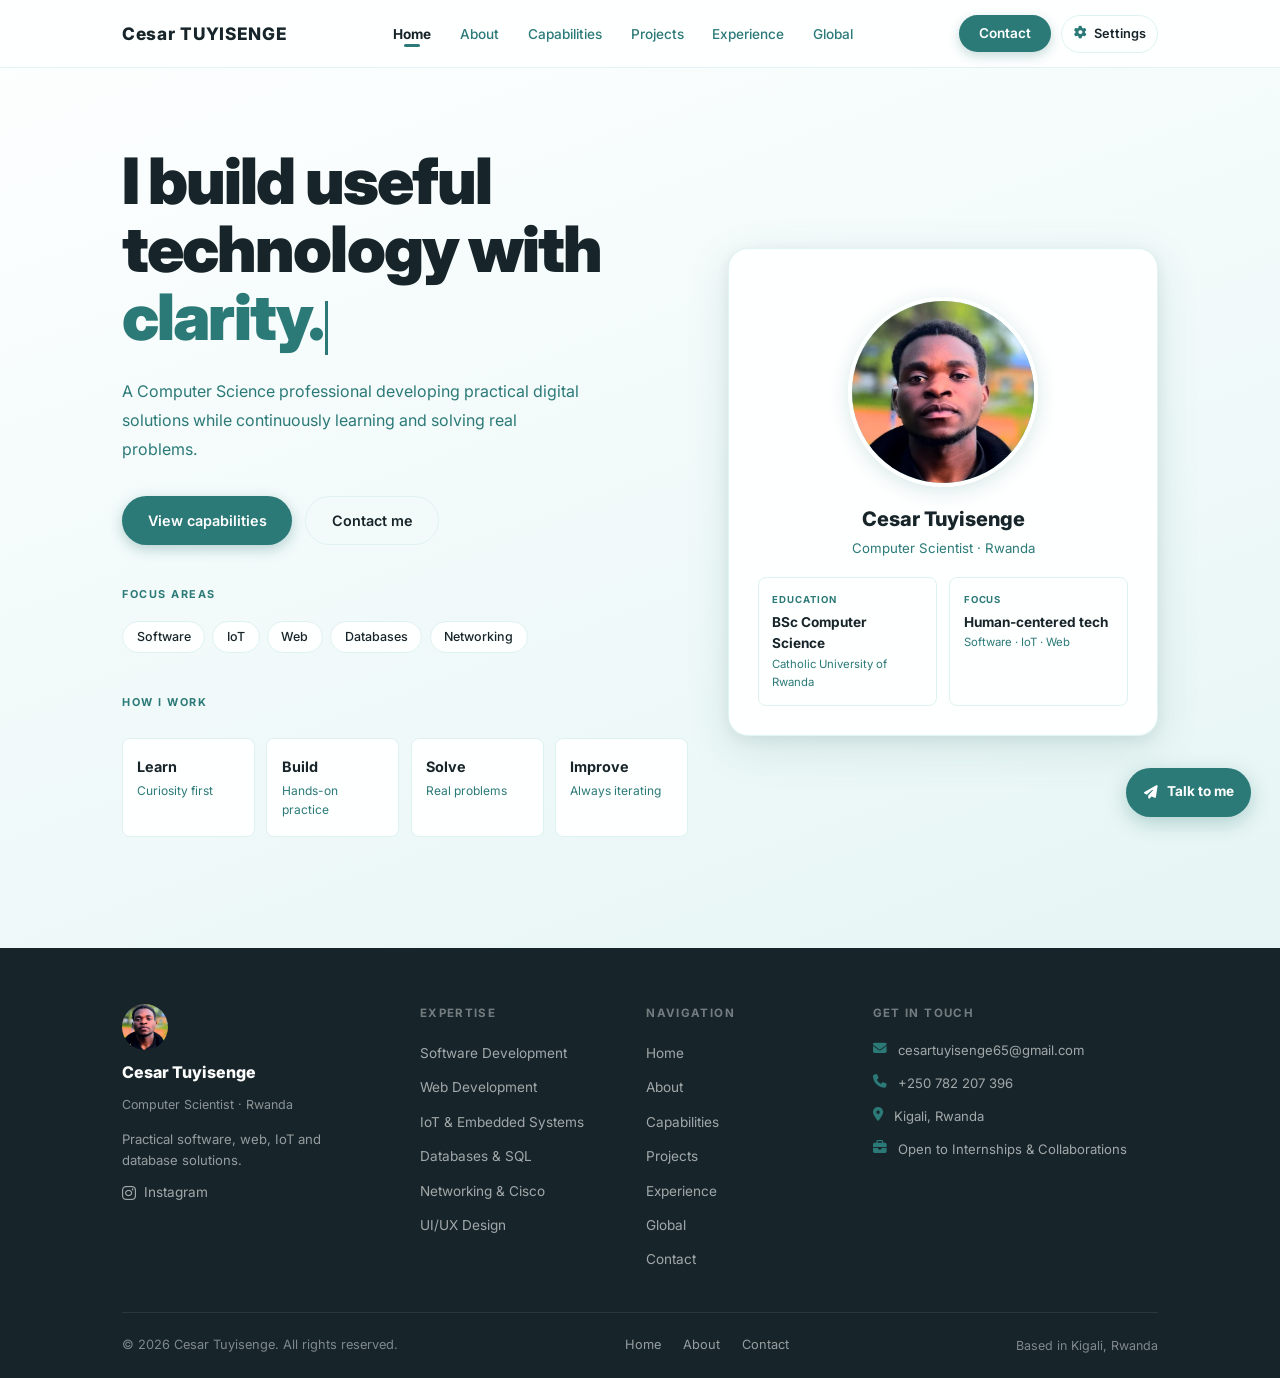
<file: index.html>
<!DOCTYPE html>
<html lang="en">
<head>
  <meta charset="UTF-8" />
  <meta name="viewport" content="width=device-width, initial-scale=1.0" />
  <title>Cesar Tuyisenge · Computer Scientist</title>
  <meta name="description" content="Cesar Tuyisenge – Computer Scientist from Rwanda building practical digital solutions." />
  <link rel="preconnect" href="https://fonts.googleapis.com" />
  <link rel="preconnect" href="https://fonts.gstatic.com" crossorigin />
  <link href="https://fonts.googleapis.com/css2?family=Inter:wght@300;400;500;600;700;800;900&display=swap" rel="stylesheet" />
  <link rel="stylesheet" href="https://cdnjs.cloudflare.com/ajax/libs/font-awesome/6.5.0/css/all.min.css" />
  <link rel="stylesheet" href="style.css" />
</head>
<body class="page-home">

  <div class="page-loader" id="pageLoader"></div>

  <!-- ===================== NAVBAR ===================== -->
  <nav class="navbar" role="navigation" aria-label="Main navigation">
    <div class="container">
      <a href="index.html" class="nav-logo">Cesar TUYISENGE</a>
      <ul class="nav-links" role="list">
        <li><a class="nav-link active" href="index.html">Home</a></li>
        <li><a class="nav-link" href="about.html">About</a></li>
        <li><a class="nav-link" href="capabilities.html">Capabilities</a></li>
        <li><a class="nav-link" href="projects.html">Projects</a></li>
        <li><a class="nav-link" href="experience.html">Experience</a></li>
        <li><a class="nav-link" href="global.html">Global</a></li>
      </ul>
      <a class="nav-cta" href="contact.html">Contact</a>
      <button class="hamburger" id="hamburger" aria-label="Toggle menu" aria-expanded="false">
        <span></span><span></span><span></span>
      </button>
    </div>
  </nav>

  <!-- MOBILE NAV -->
  <div class="mobile-nav" id="mobileNav" aria-label="Mobile navigation">
    <a class="mobile-nav-link active" href="index.html">Home</a>
    <a class="mobile-nav-link" href="about.html">About</a>
    <a class="mobile-nav-link" href="capabilities.html">Capabilities</a>
    <a class="mobile-nav-link" href="projects.html">Projects</a>
    <a class="mobile-nav-link" href="experience.html">Experience</a>
    <a class="mobile-nav-link" href="global.html">Global</a>
    <a class="mobile-nav-link" href="contact.html">Contact</a>
  </div>

  <!-- ===================== HERO ===================== -->
  <main class="page-wrapper">
    <div class="container">
      <div class="home-hero">

        <!-- ── LEFT COLUMN ── -->
        <div class="hero-left">
          <h1 class="home-title fade-up">
            I build useful<br>
            technology with<br>
            <span class="accent typed-wrapper">
              <span id="typedText"></span><span class="typed-cursor" aria-hidden="true"></span>
            </span>
          </h1>

          <p class="home-desc fade-up">
            A Computer Science professional developing practical digital
            solutions while continuously learning and solving real problems.
          </p>

          <div class="home-cta-row fade-up">
            <a class="btn btn-primary" href="capabilities.html">View capabilities</a>
            <a class="btn btn-outline" href="contact.html">Contact me</a>
          </div>

          <div class="home-focus fade-up">
            <div class="section-label">Focus Areas</div>
            <div class="focus-tags">
              <span class="badge">Software</span>
              <span class="badge">IoT</span>
              <span class="badge">Web</span>
              <span class="badge">Databases</span>
              <span class="badge">Networking</span>
            </div>
          </div>

          <div class="home-how fade-up">
            <div class="section-label">How I Work</div>
            <div class="steps-grid">
              <div class="step-card">
                <div class="step-title">Learn</div>
                <div class="step-sub">Curiosity first</div>
              </div>
              <div class="step-card">
                <div class="step-title">Build</div>
                <div class="step-sub">Hands-on practice</div>
              </div>
              <div class="step-card">
                <div class="step-title">Solve</div>
                <div class="step-sub">Real problems</div>
              </div>
              <div class="step-card">
                <div class="step-title">Improve</div>
                <div class="step-sub">Always iterating</div>
              </div>
            </div>
          </div>
        </div>

        <!-- ── RIGHT COLUMN: Profile Card ── -->
        <div class="hero-right fade-up">
          <div class="profile-card">

            <!-- Circular photo frame -->
            <div class="profile-photo-ring">
              <img
                src="photo.jpg"
                alt="Portrait of Cesar Tuyisenge"
                class="profile-photo"
                onerror="this.style.display='none';document.getElementById('photoPH').style.display='flex'"
              />
              <div id="photoPH" class="photo-fallback" style="display:none" aria-hidden="true">
                <i class="fa-solid fa-user"></i>
              </div>
            </div>

            <div class="profile-name">Cesar Tuyisenge</div>
            <div class="profile-role">Computer Scientist · Rwanda</div>

            <div class="profile-info-row">
              <div class="p-info">
                <div class="p-label">Education</div>
                <div class="p-value">BSc Computer Science</div>
                <div class="p-sub">Catholic University of Rwanda</div>
              </div>
              <div class="p-info">
                <div class="p-label">Focus</div>
                <div class="p-value">Human-centered tech</div>
                <div class="p-sub">Software · IoT · Web</div>
              </div>
            </div>

          </div>
        </div>
        <!-- end hero-right -->

      </div>
    </div>
  </main>

  <!-- ===================== FOOTER ===================== -->
  <footer class="footer">
    <div class="container">

      <!-- Top: brand, expertise, navigation and contact -->
      <div class="footer-top">

        <div class="footer-brand">
          <img class="footer-logo" src="photo.jpg" alt="Portrait of Cesar Tuyisenge" />
          <div class="footer-brand-name">Cesar Tuyisenge</div>
          <div class="footer-brand-tagline">Computer Scientist · Rwanda</div>
          <p class="footer-brand-bio">Practical software, web, IoT and database solutions.</p>
          <div class="footer-socials">
            <a href="https://www.instagram.com/mt_ceezar/" target="_blank" rel="noopener noreferrer" aria-label="Instagram profile">
              <i class="fa-brands fa-instagram" aria-hidden="true"></i>
              <span>Instagram</span>
            </a>
          </div>
        </div>

        <div class="footer-col">
          <div class="footer-col-title">Expertise</div>
          <ul class="footer-nav-list">
            <li><span>Software Development</span></li>
            <li><span>Web Development</span></li>
            <li><span>IoT &amp; Embedded Systems</span></li>
            <li><span>Databases &amp; SQL</span></li>
            <li><span>Networking &amp; Cisco</span></li>
            <li><span>UI/UX Design</span></li>
          </ul>
        </div>

        <div class="footer-col">
          <div class="footer-col-title">Navigation</div>
          <ul class="footer-nav-list">
            <li><a href="index.html">Home</a></li>
            <li><a href="about.html">About</a></li>
            <li><a href="capabilities.html">Capabilities</a></li>
            <li><a href="projects.html">Projects</a></li>
            <li><a href="experience.html">Experience</a></li>
            <li><a href="global.html">Global</a></li>
            <li><a href="contact.html">Contact</a></li>
          </ul>
        </div>

        <div class="footer-col">
          <div class="footer-col-title">Get In Touch</div>
          <ul class="footer-contact-list">
            <li>
              <i class="fa-solid fa-envelope" aria-hidden="true"></i>
              <a href="mailto:cesartuyisenge65@gmail.com">cesartuyisenge65@gmail.com</a>
            </li>
            <li>
              <i class="fa-solid fa-phone" aria-hidden="true"></i>
              <a href="tel:+250782207396">+250 782 207 396</a>
            </li>
            <li>
              <i class="fa-solid fa-location-dot" aria-hidden="true"></i>
              <span>Kigali, Rwanda</span>
            </li>
            <li>
              <i class="fa-solid fa-briefcase" aria-hidden="true"></i>
              <span>Open to Internships &amp; Collaborations</span>
            </li>
          </ul>
        </div>

      </div>
      <!-- /footer-top -->

      <!-- Bottom bar -->
      <div class="footer-bottom">
        <div class="footer-copy">
          &copy; <span id="footerYear"></span> Cesar Tuyisenge. All rights reserved.
        </div>
        <div class="footer-bottom-links">
          <a href="index.html">Home</a>
          <a href="about.html">About</a>
          <a href="contact.html">Contact</a>
        </div>
        <div class="footer-made">Based in Kigali, Rwanda</div>
      </div>

    </div>
  </footer>

  <a class="floating-contact" href="message.html#contactForm">
    <i class="fa-solid fa-paper-plane" aria-hidden="true"></i>
    <span>Talk to me</span>
  </a>
  <button class="scroll-top" id="scrollTop" aria-label="Back to top">
    <i class="fa-solid fa-arrow-up" aria-hidden="true"></i>
  </button>

  <script src="scripts.js"></script>
  <script src="site-settings.js"></script>
  <script>
    /* Typed effect */
    const typedWords = {
      en: ['clarity.', 'purpose.', 'impact.', 'precision.'],
      rw: ['gusobanuka.', 'intego.', 'akamaro.', 'ubusobanuro.'],
      fr: ['clarté.', 'objectif.', 'impact.', 'précision.']
    };
    let words = typedWords[document.documentElement.lang] || typedWords.en;
    let wi = 0, ci = 0, deleting = false;
    const typedEl = document.getElementById('typedText');
    document.addEventListener('portfolio-language-change', function (event) {
      words = typedWords[event.detail.language] || typedWords.en;
      wi = 0;
      ci = 0;
      deleting = false;
      typedEl.textContent = '';
    });
    function type() {
      const w = words[wi];
      if (!deleting) {
        typedEl.textContent = w.slice(0, ++ci);
        if (ci === w.length) { deleting = true; setTimeout(type, 2200); return; }
      } else {
        typedEl.textContent = w.slice(0, --ci);
        if (ci === 0) { deleting = false; wi = (wi + 1) % words.length; }
      }
      setTimeout(type, deleting ? 55 : 105);
    }
    type();

    /* Footer year */
    document.getElementById('footerYear').textContent = new Date().getFullYear();
  </script>
</body>
</html>
</file>
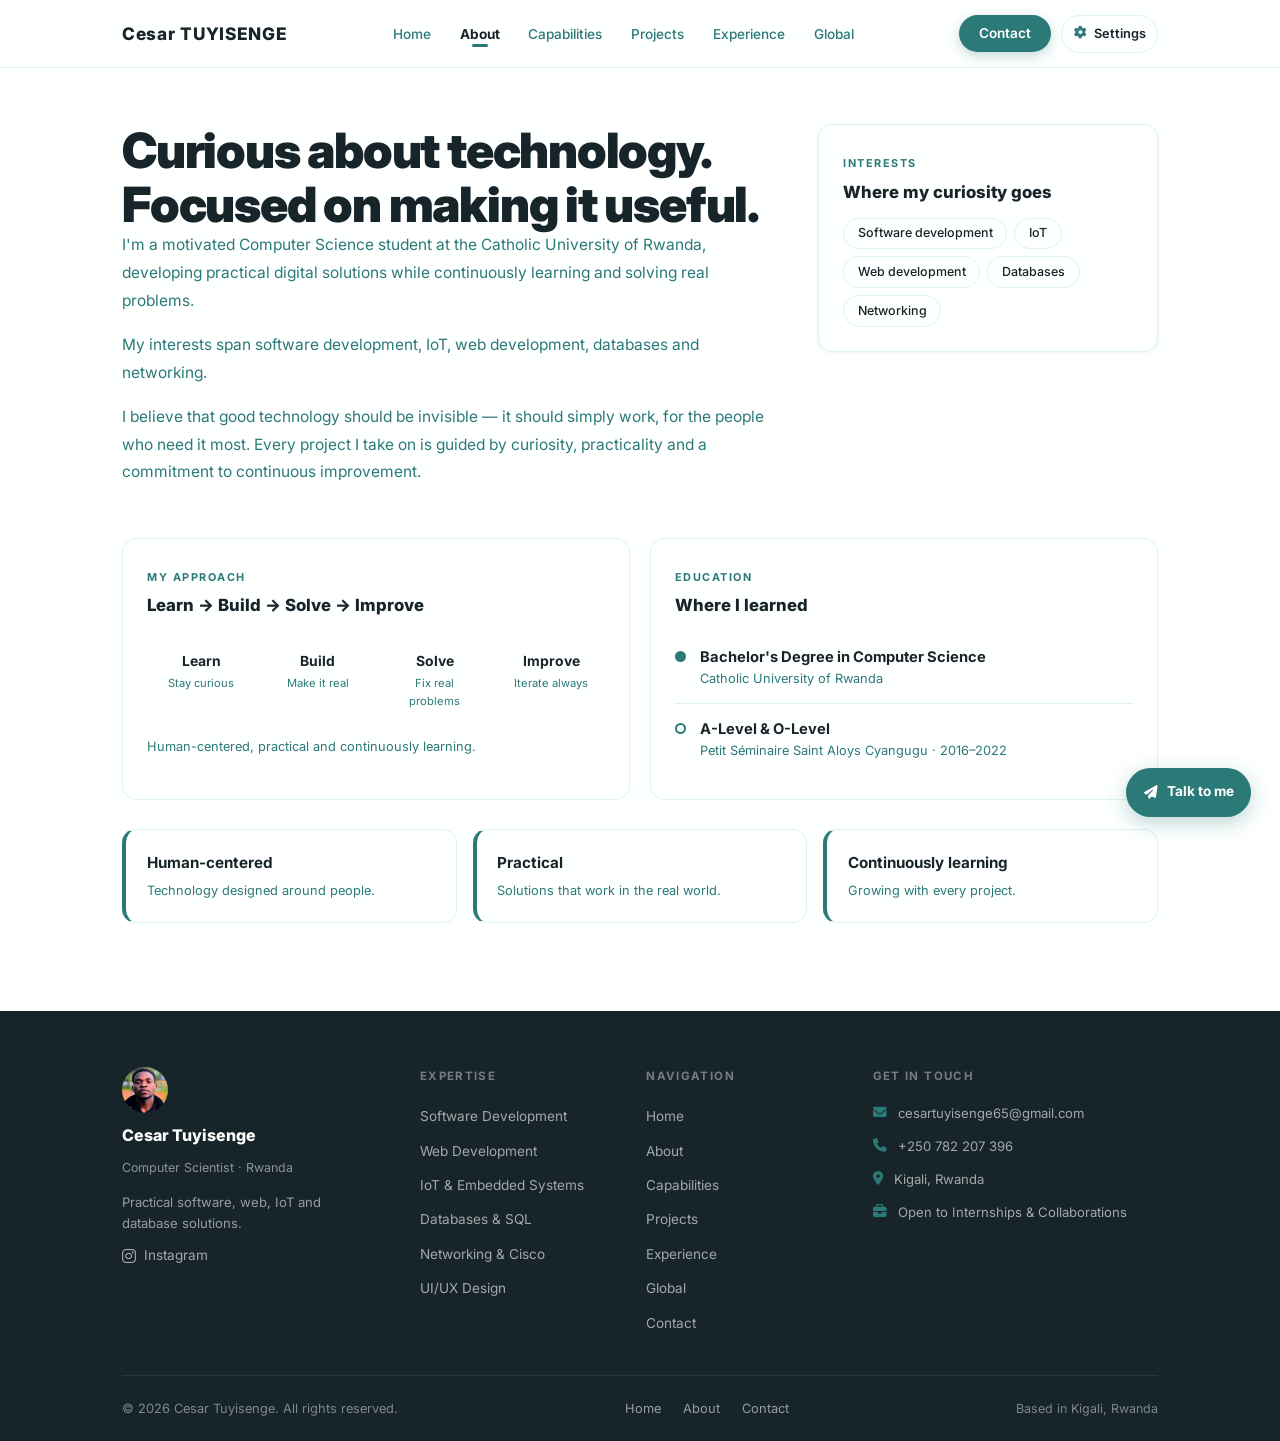
<file: about.html>
<!DOCTYPE html>
<html lang="en">
<head>
  <meta charset="UTF-8" />
  <meta name="viewport" content="width=device-width, initial-scale=1.0" />
  <title>About · Cesar Tuyisenge</title>
  <meta name="description" content="About Cesar Tuyisenge – background, education, values and approach to technology." />
  <link rel="preconnect" href="https://fonts.googleapis.com" />
  <link rel="preconnect" href="https://fonts.gstatic.com" crossorigin />
  <link href="https://fonts.googleapis.com/css2?family=Inter:wght@300;400;500;600;700;800;900&display=swap" rel="stylesheet" />
  <link rel="stylesheet" href="https://cdnjs.cloudflare.com/ajax/libs/font-awesome/6.5.0/css/all.min.css" />
  <link rel="stylesheet" href="style.css" />
</head>
<body>

  <div class="page-loader" id="pageLoader"></div>

  <!-- NAVBAR -->
  <nav class="navbar" role="navigation" aria-label="Main navigation">
    <div class="container">
      <a href="index.html" class="nav-logo">Cesar TUYISENGE</a>
      <ul class="nav-links" role="list">
        <li><a class="nav-link" href="index.html">Home</a></li>
        <li><a class="nav-link active" href="about.html">About</a></li>
        <li><a class="nav-link" href="capabilities.html">Capabilities</a></li>
        <li><a class="nav-link" href="projects.html">Projects</a></li>
        <li><a class="nav-link" href="experience.html">Experience</a></li>
        <li><a class="nav-link" href="global.html">Global</a></li>
      </ul>
      <a class="nav-cta" href="contact.html">Contact</a>
      <button class="hamburger" id="hamburger" aria-label="Toggle menu" aria-expanded="false">
        <span></span><span></span><span></span>
      </button>
    </div>
  </nav>

  <div class="mobile-nav" id="mobileNav">
    <a class="mobile-nav-link" href="index.html">Home</a>
    <a class="mobile-nav-link active" href="about.html">About</a>
    <a class="mobile-nav-link" href="capabilities.html">Capabilities</a>
    <a class="mobile-nav-link" href="projects.html">Projects</a>
    <a class="mobile-nav-link" href="experience.html">Experience</a>
    <a class="mobile-nav-link" href="global.html">Global</a>
    <a class="mobile-nav-link" href="contact.html">Contact</a>
  </div>

  <!-- MAIN CONTENT -->
  <main class="page-wrapper">
    <div class="container">

      <!-- Two-column: bio + interests -->
      <div class="about-grid">

        <div class="about-body">
          <h1 class="section-title fade-up">
            Curious about technology.<br>
            Focused on making it useful.
          </h1>
          <p class="fade-up">
            I'm a motivated Computer Science student at the Catholic University of Rwanda,
            developing practical digital solutions while continuously learning and solving real problems.
          </p>
          <p class="fade-up">
            My interests span software development, IoT, web development,
            databases and networking.
          </p>
          <p class="fade-up">
            I believe that good technology should be invisible — it should simply work, for the
            people who need it most. Every project I take on is guided by curiosity, practicality
            and a commitment to continuous improvement.
          </p>
        </div>

        <!-- Sticky interests card -->
        <div class="fade-up">
          <div class="interests-card">
            <div class="section-label" style="margin-bottom:.4rem">Interests</div>
            <div class="interests-title">Where my curiosity goes</div>
            <div class="interest-tags">
              <span class="badge">Software development</span>
              <span class="badge">IoT</span>
              <span class="badge">Web development</span>
              <span class="badge">Databases</span>
              <span class="badge">Networking</span>
            </div>
          </div>
        </div>

      </div>

      <!-- Approach + Education cards -->
      <div class="about-lower">

        <div class="approach-card fade-up">
          <div class="section-label" style="margin-bottom:.4rem">My Approach</div>
          <p style="font-size:1.05rem;font-weight:800;margin-bottom:.2rem">Learn → Build → Solve → Improve</p>
          <div class="approach-steps">
            <div class="a-step">
              <div class="a-step-title">Learn</div>
              <div class="a-step-sub">Stay curious</div>
            </div>
            <div class="a-step">
              <div class="a-step-title">Build</div>
              <div class="a-step-sub">Make it real</div>
            </div>
            <div class="a-step">
              <div class="a-step-title">Solve</div>
              <div class="a-step-sub">Fix real problems</div>
            </div>
            <div class="a-step">
              <div class="a-step-title">Improve</div>
              <div class="a-step-sub">Iterate always</div>
            </div>
          </div>
          <div class="approach-note">Human-centered, practical and continuously learning.</div>
        </div>

        <div class="education-card fade-up">
          <div class="section-label" style="margin-bottom:.4rem">Education</div>
          <p style="font-size:1.05rem;font-weight:800;margin-bottom:.8rem">Where I learned</p>
          <div class="edu-item">
            <div class="edu-dot" aria-hidden="true"></div>
            <div>
              <div class="edu-degree">Bachelor's Degree in Computer Science</div>
              <div class="edu-school">Catholic University of Rwanda</div>
            </div>
          </div>
          <div class="edu-item">
            <div class="edu-dot outline" aria-hidden="true"></div>
            <div>
              <div class="edu-degree">A-Level &amp; O-Level</div>
              <div class="edu-school">Petit Séminaire Saint Aloys Cyangugu · 2016–2022</div>
            </div>
          </div>
        </div>

      </div>

      <!-- Values row -->
      <div class="values-row">
        <div class="value-card fade-up">
          <div class="value-title">Human-centered</div>
          <div class="value-sub">Technology designed around people.</div>
        </div>
        <div class="value-card fade-up">
          <div class="value-title">Practical</div>
          <div class="value-sub">Solutions that work in the real world.</div>
        </div>
        <div class="value-card fade-up">
          <div class="value-title">Continuously learning</div>
          <div class="value-sub">Growing with every project.</div>
        </div>
      </div>

    </div>
  </main>

  <!-- FOOTER -->
  <footer class="footer">
    <div class="container">
      <div class="footer-top">
        <div class="footer-brand">
          <img class="footer-logo" src="photo.jpg" alt="Portrait of Cesar Tuyisenge" />
          <div class="footer-brand-name">Cesar Tuyisenge</div>
          <div class="footer-brand-tagline">Computer Scientist · Rwanda</div>
          <p class="footer-brand-bio">Practical software, web, IoT and database solutions.</p>
          <div class="footer-socials">
            <a href="https://www.instagram.com/mt_ceezar/" target="_blank" rel="noopener noreferrer" aria-label="Instagram profile">
              <i class="fa-brands fa-instagram" aria-hidden="true"></i>
              <span>Instagram</span>
            </a>
          </div>
        </div>
        <div class="footer-col">
          <div class="footer-col-title">Expertise</div>
          <ul class="footer-nav-list">
            <li><span>Software Development</span></li>
            <li><span>Web Development</span></li>
            <li><span>IoT &amp; Embedded Systems</span></li>
            <li><span>Databases &amp; SQL</span></li>
            <li><span>Networking &amp; Cisco</span></li>
            <li><span>UI/UX Design</span></li>
          </ul>
        </div>
        <div class="footer-col">
          <div class="footer-col-title">Navigation</div>
          <ul class="footer-nav-list">
            <li><a href="index.html">Home</a></li>
            <li><a href="about.html">About</a></li>
            <li><a href="capabilities.html">Capabilities</a></li>
            <li><a href="projects.html">Projects</a></li>
            <li><a href="experience.html">Experience</a></li>
            <li><a href="global.html">Global</a></li>
            <li><a href="contact.html">Contact</a></li>
          </ul>
        </div>
        <div class="footer-col">
          <div class="footer-col-title">Get In Touch</div>
          <ul class="footer-contact-list">
            <li><i class="fa-solid fa-envelope" aria-hidden="true"></i><a href="mailto:cesartuyisenge65@gmail.com">cesartuyisenge65@gmail.com</a></li>
            <li><i class="fa-solid fa-phone" aria-hidden="true"></i><a href="tel:+250782207396">+250 782 207 396</a></li>
            <li><i class="fa-solid fa-location-dot" aria-hidden="true"></i><span>Kigali, Rwanda</span></li>
            <li><i class="fa-solid fa-briefcase" aria-hidden="true"></i><span>Open to Internships &amp; Collaborations</span></li>
          </ul>
        </div>
      </div>
      <div class="footer-bottom">
        <div class="footer-copy">&copy; <span class="footer-year"></span> Cesar Tuyisenge. All rights reserved.</div>
        <div class="footer-bottom-links"><a href="index.html">Home</a><a href="about.html">About</a><a href="contact.html">Contact</a></div>
        <div class="footer-made">Based in Kigali, Rwanda</div>
      </div>
    </div>
  </footer>

  <a class="floating-contact" href="message.html#contactForm">
    <i class="fa-solid fa-paper-plane" aria-hidden="true"></i>
    <span>Talk to me</span>
  </a>
  <button class="scroll-top" id="scrollTop" aria-label="Back to top">
    <i class="fa-solid fa-arrow-up" aria-hidden="true"></i>
  </button>

  <script src="scripts.js"></script>
  <script src="site-settings.js"></script>
  <script>document.querySelectorAll('.footer-year').forEach(el => el.textContent = new Date().getFullYear());</script>
</body>
</html>
</file>
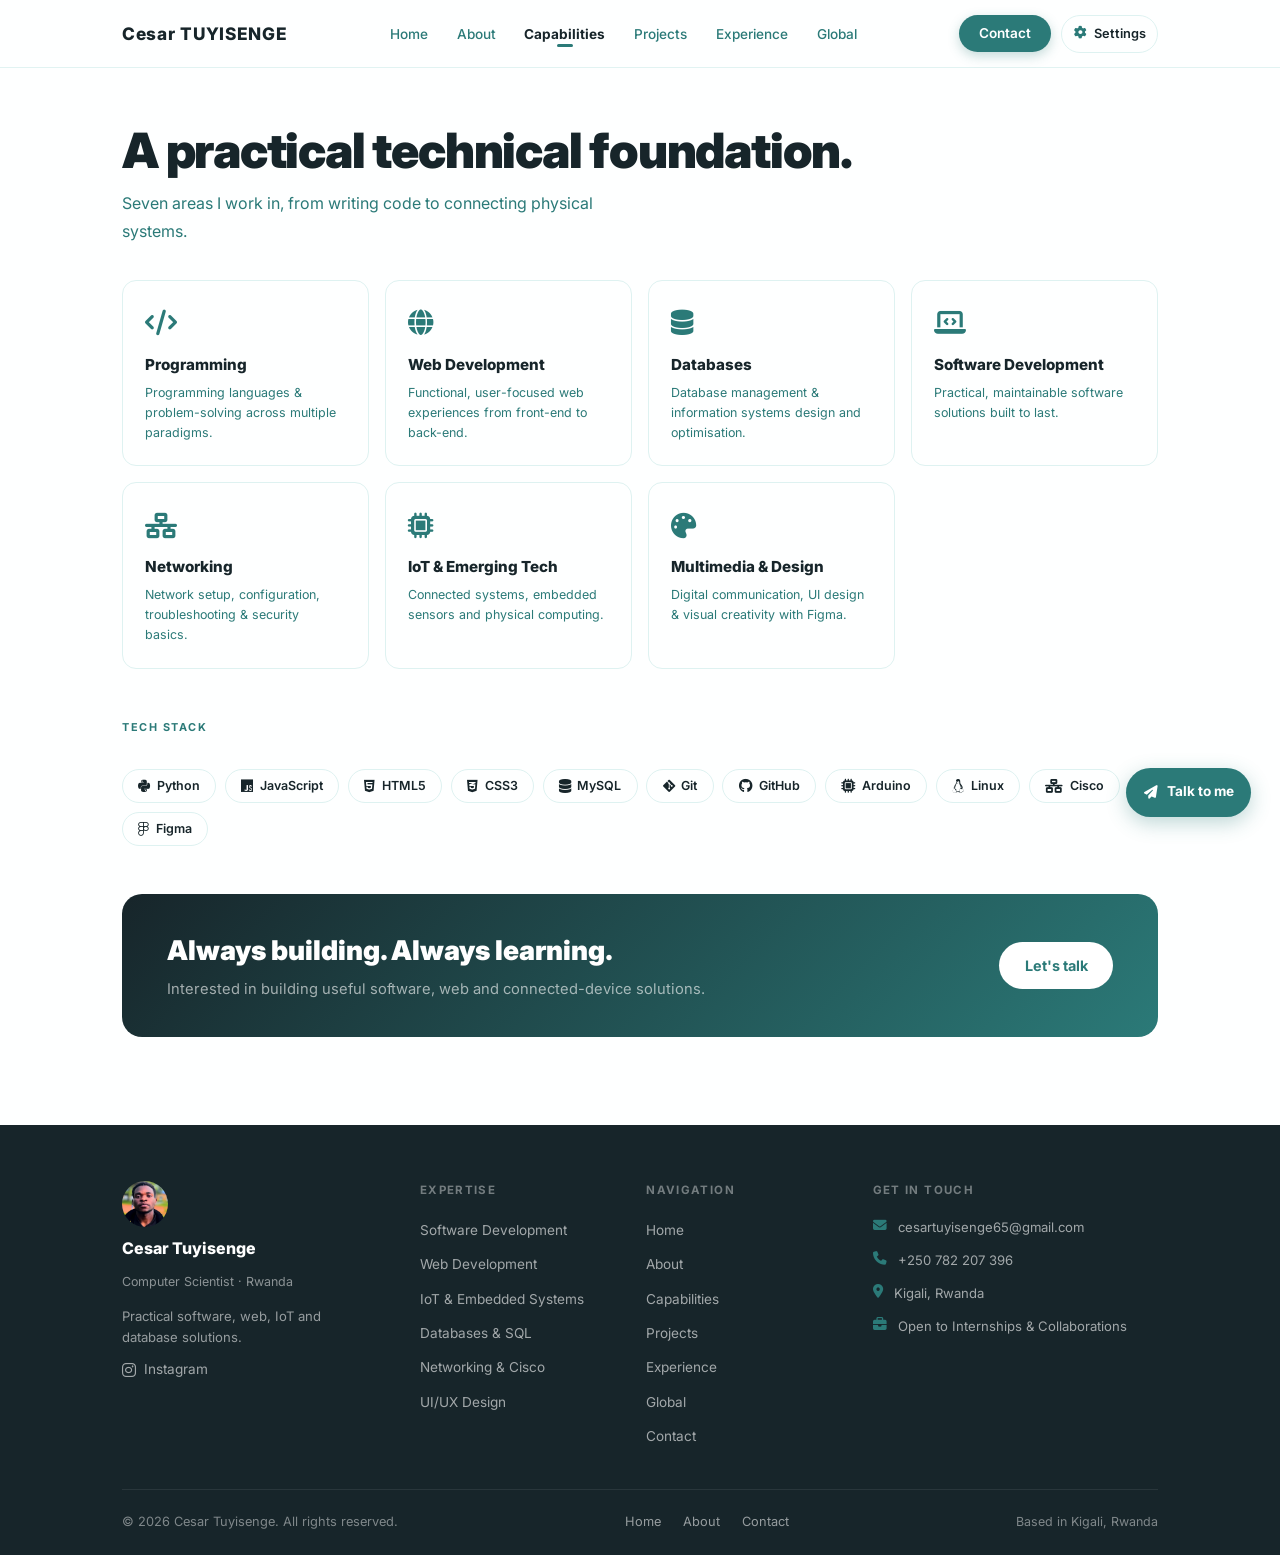
<file: capabilities.html>
<!DOCTYPE html>
<html lang="en">
<head>
  <meta charset="UTF-8" />
  <meta name="viewport" content="width=device-width, initial-scale=1.0" />
  <title>Capabilities · Cesar Tuyisenge</title>
  <meta name="description" content="Core technical capabilities in programming, web development, databases, IoT and networking." />
  <link rel="preconnect" href="https://fonts.googleapis.com" />
  <link rel="preconnect" href="https://fonts.gstatic.com" crossorigin />
  <link href="https://fonts.googleapis.com/css2?family=Inter:wght@300;400;500;600;700;800;900&display=swap" rel="stylesheet" />
  <link rel="stylesheet" href="https://cdnjs.cloudflare.com/ajax/libs/font-awesome/6.5.0/css/all.min.css" />
  <link rel="stylesheet" href="style.css" />
</head>
<body>
  <div class="page-loader" id="pageLoader"></div>

  <nav class="navbar" role="navigation" aria-label="Main navigation">
    <div class="container">
      <a href="index.html" class="nav-logo">Cesar TUYISENGE</a>
      <ul class="nav-links" role="list">
        <li><a class="nav-link" href="index.html">Home</a></li>
        <li><a class="nav-link" href="about.html">About</a></li>
        <li><a class="nav-link active" href="capabilities.html">Capabilities</a></li>
        <li><a class="nav-link" href="projects.html">Projects</a></li>
        <li><a class="nav-link" href="experience.html">Experience</a></li>
        <li><a class="nav-link" href="global.html">Global</a></li>
      </ul>
      <a class="nav-cta" href="contact.html">Contact</a>
      <button class="hamburger" id="hamburger" aria-label="Toggle menu" aria-expanded="false"><span></span><span></span><span></span></button>
    </div>
  </nav>
  <div class="mobile-nav" id="mobileNav">
    <a class="mobile-nav-link" href="index.html">Home</a>
    <a class="mobile-nav-link" href="about.html">About</a>
    <a class="mobile-nav-link active" href="capabilities.html">Capabilities</a>
    <a class="mobile-nav-link" href="projects.html">Projects</a>
    <a class="mobile-nav-link" href="experience.html">Experience</a>
    <a class="mobile-nav-link" href="global.html">Global</a>
    <a class="mobile-nav-link" href="contact.html">Contact</a>
  </div>

  <main class="page-wrapper">
    <div class="container">

      <h1 class="section-title fade-up">A practical technical foundation.</h1>
      <p class="section-subtitle fade-up">Seven areas I work in, from writing code to connecting physical systems.</p>

      <div class="cap-grid">
        <div class="cap-card fade-up"><div class="cap-icon"><i class="fa-solid fa-code"></i></div><div class="cap-title">Programming</div><div class="cap-desc">Programming languages &amp; problem-solving across multiple paradigms.</div></div>
        <div class="cap-card fade-up"><div class="cap-icon"><i class="fa-solid fa-globe"></i></div><div class="cap-title">Web Development</div><div class="cap-desc">Functional, user-focused web experiences from front-end to back-end.</div></div>
        <div class="cap-card fade-up"><div class="cap-icon"><i class="fa-solid fa-database"></i></div><div class="cap-title">Databases</div><div class="cap-desc">Database management &amp; information systems design and optimisation.</div></div>
        <div class="cap-card fade-up"><div class="cap-icon"><i class="fa-solid fa-laptop-code"></i></div><div class="cap-title">Software Development</div><div class="cap-desc">Practical, maintainable software solutions built to last.</div></div>
        <div class="cap-card fade-up"><div class="cap-icon"><i class="fa-solid fa-network-wired"></i></div><div class="cap-title">Networking</div><div class="cap-desc">Network setup, configuration, troubleshooting &amp; security basics.</div></div>
        <div class="cap-card fade-up"><div class="cap-icon"><i class="fa-solid fa-microchip"></i></div><div class="cap-title">IoT &amp; Emerging Tech</div><div class="cap-desc">Connected systems, embedded sensors and physical computing.</div></div>
        <div class="cap-card fade-up"><div class="cap-icon"><i class="fa-solid fa-palette"></i></div><div class="cap-title">Multimedia &amp; Design</div><div class="cap-desc">Digital communication, UI design &amp; visual creativity with Figma.</div></div>
      </div>

      <!-- Tech Stack -->
      <div class="tech-stack">
        <div class="section-label">Tech Stack</div>
        <div class="tech-tags">
          <span class="tech-tag fade-up"><i class="fa-brands fa-python"></i> Python</span>
          <span class="tech-tag fade-up"><i class="fa-brands fa-js"></i> JavaScript</span>
          <span class="tech-tag fade-up"><i class="fa-brands fa-html5"></i> HTML5</span>
          <span class="tech-tag fade-up"><i class="fa-brands fa-css3-alt"></i> CSS3</span>
          <span class="tech-tag fade-up"><i class="fa-solid fa-database"></i> MySQL</span>
          <span class="tech-tag fade-up"><i class="fa-brands fa-git-alt"></i> Git</span>
          <span class="tech-tag fade-up"><i class="fa-brands fa-github"></i> GitHub</span>
          <span class="tech-tag fade-up"><i class="fa-solid fa-microchip"></i> Arduino</span>
          <span class="tech-tag fade-up"><i class="fa-brands fa-linux"></i> Linux</span>
          <span class="tech-tag fade-up"><i class="fa-solid fa-network-wired"></i> Cisco</span>
          <span class="tech-tag fade-up"><i class="fa-brands fa-figma"></i> Figma</span>
        </div>
      </div>

      <!-- CTA -->
      <div class="cta-banner fade-up">
        <div class="cta-text">
          <h3>Always building. Always learning.</h3>
          <p>Interested in building useful software, web and connected-device solutions.</p>
        </div>
        <a class="btn btn-white" href="contact.html">Let's talk</a>
      </div>

    </div>
  </main>

  <footer class="footer">
    <div class="container">
      <div class="footer-top">
        <div class="footer-brand">
          <img class="footer-logo" src="photo.jpg" alt="Portrait of Cesar Tuyisenge" />
          <div class="footer-brand-name">Cesar Tuyisenge</div>
          <div class="footer-brand-tagline">Computer Scientist · Rwanda</div>
          <p class="footer-brand-bio">Practical software, web, IoT and database solutions.</p>
          <div class="footer-socials">
            <a href="https://www.instagram.com/mt_ceezar/" target="_blank" rel="noopener noreferrer" aria-label="Instagram profile">
              <i class="fa-brands fa-instagram" aria-hidden="true"></i>
              <span>Instagram</span>
            </a>
          </div>
        </div>
        <div class="footer-col">
          <div class="footer-col-title">Expertise</div>
          <ul class="footer-nav-list">
            <li><span>Software Development</span></li><li><span>Web Development</span></li>
            <li><span>IoT &amp; Embedded Systems</span></li><li><span>Databases &amp; SQL</span></li>
            <li><span>Networking &amp; Cisco</span></li><li><span>UI/UX Design</span></li>
          </ul>
        </div>
        <div class="footer-col">
          <div class="footer-col-title">Navigation</div>
          <ul class="footer-nav-list">
            <li><a href="index.html">Home</a></li><li><a href="about.html">About</a></li>
            <li><a href="capabilities.html">Capabilities</a></li><li><a href="projects.html">Projects</a></li>
            <li><a href="experience.html">Experience</a></li><li><a href="global.html">Global</a></li>
            <li><a href="contact.html">Contact</a></li>
          </ul>
        </div>
        <div class="footer-col">
          <div class="footer-col-title">Get In Touch</div>
          <ul class="footer-contact-list">
            <li><i class="fa-solid fa-envelope"></i><a href="mailto:cesartuyisenge65@gmail.com">cesartuyisenge65@gmail.com</a></li>
            <li><i class="fa-solid fa-phone"></i><a href="tel:+250782207396">+250 782 207 396</a></li>
            <li><i class="fa-solid fa-location-dot"></i><span>Kigali, Rwanda</span></li>
            <li><i class="fa-solid fa-briefcase"></i><span>Open to Internships &amp; Collaborations</span></li>
          </ul>
        </div>
      </div>
      <div class="footer-bottom">
        <div class="footer-copy">&copy; <span class="footer-year"></span> Cesar Tuyisenge. All rights reserved.</div>
        <div class="footer-bottom-links"><a href="index.html">Home</a><a href="about.html">About</a><a href="contact.html">Contact</a></div>
        <div class="footer-made">Based in Kigali, Rwanda</div>
      </div>
    </div>
  </footer>

  <a class="floating-contact" href="message.html#contactForm">
    <i class="fa-solid fa-paper-plane" aria-hidden="true"></i>
    <span>Talk to me</span>
  </a>
  <button class="scroll-top" id="scrollTop" aria-label="Back to top"><i class="fa-solid fa-arrow-up"></i></button>
  <script src="scripts.js"></script>
  <script src="site-settings.js"></script>
  <script>document.querySelectorAll('.footer-year').forEach(el => el.textContent = new Date().getFullYear());</script>
</body>
</html>
</file>
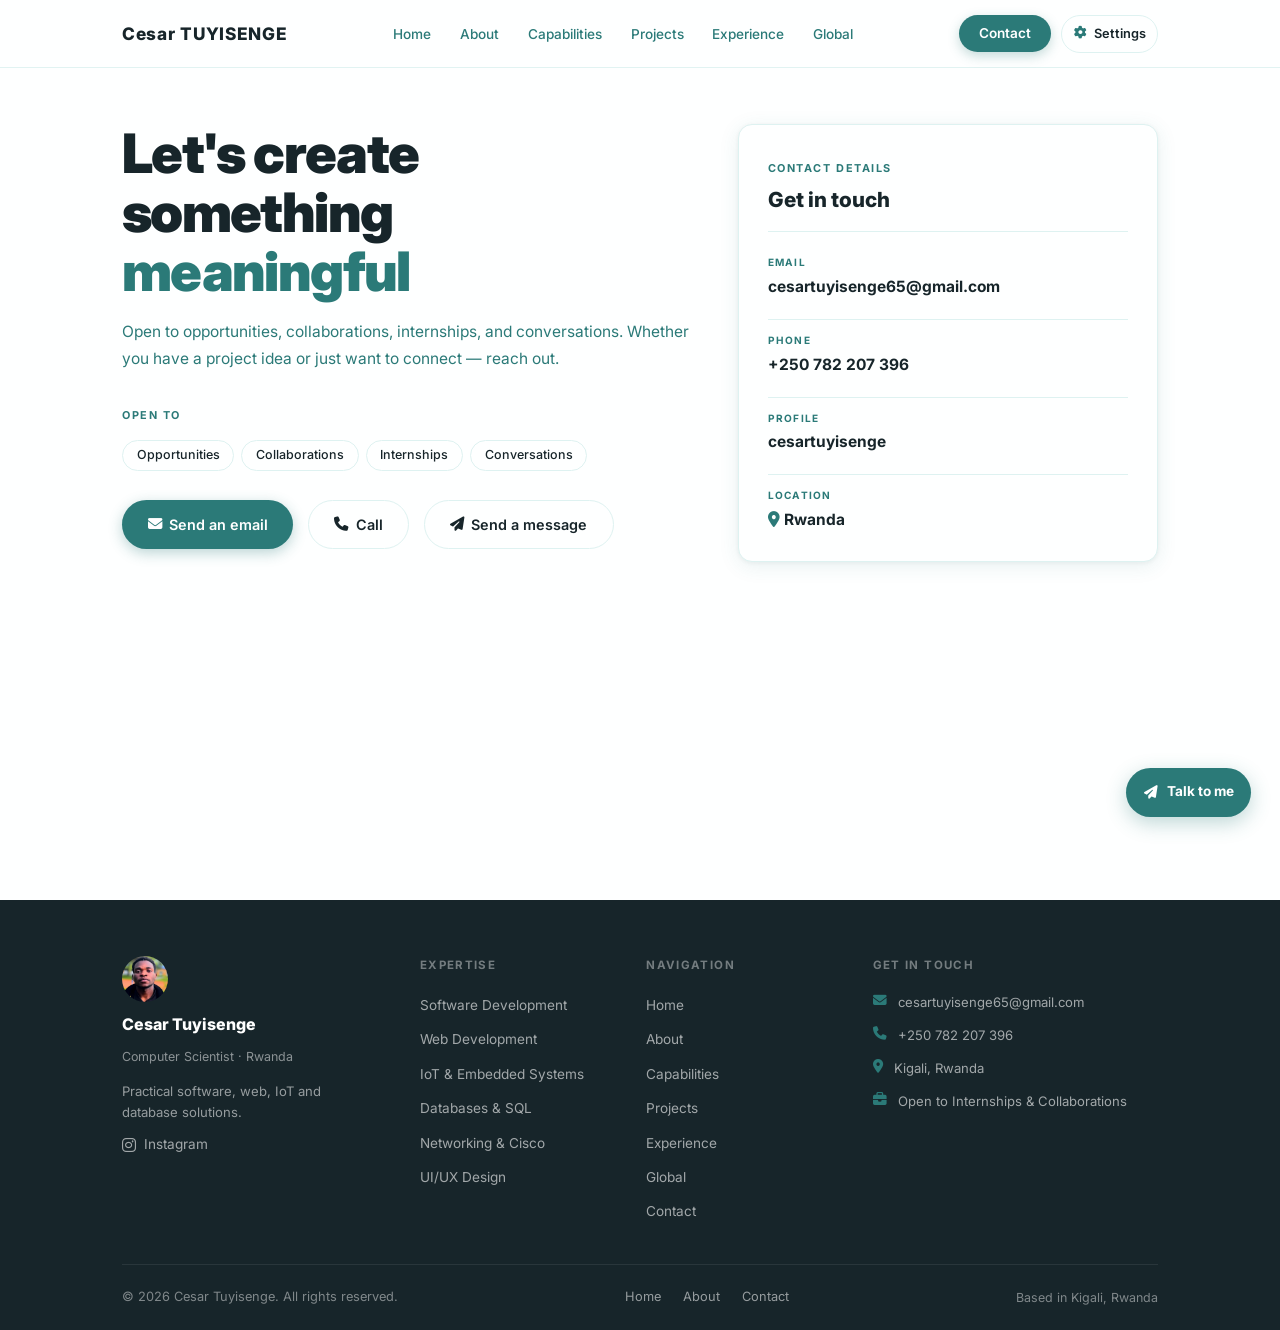
<file: contact.html>
<!DOCTYPE html>
<html lang="en">
<head>
  <meta charset="UTF-8" />
  <meta name="viewport" content="width=device-width, initial-scale=1.0" />
  <title>Contact · Cesar Tuyisenge</title>
  <meta name="description" content="Get in touch with Cesar Tuyisenge – open to opportunities, collaborations and internships." />
  <link rel="preconnect" href="https://fonts.googleapis.com" />
  <link rel="preconnect" href="https://fonts.gstatic.com" crossorigin />
  <link href="https://fonts.googleapis.com/css2?family=Inter:wght@300;400;500;600;700;800;900&display=swap" rel="stylesheet" />
  <link rel="stylesheet" href="https://cdnjs.cloudflare.com/ajax/libs/font-awesome/6.5.0/css/all.min.css" />
  <link rel="stylesheet" href="style.css" />
</head>
<body>
  <div class="page-loader" id="pageLoader"></div>

  <nav class="navbar" role="navigation" aria-label="Main navigation">
    <div class="container">
      <a href="index.html" class="nav-logo">Cesar TUYISENGE</a>
      <ul class="nav-links" role="list">
        <li><a class="nav-link" href="index.html">Home</a></li>
        <li><a class="nav-link" href="about.html">About</a></li>
        <li><a class="nav-link" href="capabilities.html">Capabilities</a></li>
        <li><a class="nav-link" href="projects.html">Projects</a></li>
        <li><a class="nav-link" href="experience.html">Experience</a></li>
        <li><a class="nav-link" href="global.html">Global</a></li>
      </ul>
      <a class="nav-cta active" href="contact.html">Contact</a>
      <button class="hamburger" id="hamburger" aria-label="Toggle menu" aria-expanded="false"><span></span><span></span><span></span></button>
    </div>
  </nav>
  <div class="mobile-nav" id="mobileNav">
    <a class="mobile-nav-link" href="index.html">Home</a>
    <a class="mobile-nav-link" href="about.html">About</a>
    <a class="mobile-nav-link" href="capabilities.html">Capabilities</a>
    <a class="mobile-nav-link" href="projects.html">Projects</a>
    <a class="mobile-nav-link" href="experience.html">Experience</a>
    <a class="mobile-nav-link" href="global.html">Global</a>
    <a class="mobile-nav-link active" href="contact.html">Contact</a>
  </div>

  <main class="page-wrapper">
    <div class="container">
      <div class="contact-grid">

        <!-- LEFT -->
        <div>
          <h1 class="contact-title fade-up">
            Let's create<br>something<br><span class="accent">meaningful</span>
          </h1>
          <p class="contact-desc fade-up">Open to opportunities, collaborations, internships, and conversations. Whether you have a project idea or just want to connect — reach out.</p>

          <div class="section-label" style="margin-bottom:.45rem">Open To</div>
          <div class="open-tags fade-up">
            <span class="badge">Opportunities</span>
            <span class="badge">Collaborations</span>
            <span class="badge">Internships</span>
            <span class="badge">Conversations</span>
          </div>

          <div class="contact-btns fade-up">
            <a class="btn btn-primary" href="mailto:cesartuyisenge65@gmail.com"><i class="fa-solid fa-envelope"></i> Send an email</a>
            <a class="btn btn-outline" href="tel:+250782207396"><i class="fa-solid fa-phone"></i> Call</a>
            <a class="btn btn-outline" href="message.html#contactForm"><i class="fa-solid fa-paper-plane"></i> Send a message</a>
          </div>
        </div>

        <!-- RIGHT: Info card -->
        <div class="fade-up">
          <div class="contact-info-card">
            <div class="section-label" style="margin-bottom:.38rem">Contact Details</div>
            <div class="contact-info-title">Get in touch</div>
            <div class="ci-item"><div class="ci-label">Email</div><div class="ci-value"><a href="mailto:cesartuyisenge65@gmail.com">cesartuyisenge65@gmail.com</a></div></div>
            <div class="ci-divider"></div>
            <div class="ci-item"><div class="ci-label">Phone</div><div class="ci-value"><a href="tel:+250782207396">+250 782 207 396</a></div></div>
            <div class="ci-divider"></div>
            <div class="ci-item"><div class="ci-label">Profile</div><div class="ci-value">cesartuyisenge</div></div>
            <div class="ci-divider"></div>
            <div class="ci-item" style="margin-bottom:0"><div class="ci-label">Location</div><div class="ci-value"><i class="fa-solid fa-location-dot" style="color:var(--primary);margin-right:4px"></i>Rwanda</div></div>
          </div>

        </div>

      </div>
    </div>
  </main>

  <footer class="footer">
    <div class="container">
      <div class="footer-top">
        <div class="footer-brand">
          <img class="footer-logo" src="photo.jpg" alt="Portrait of Cesar Tuyisenge" />
          <div class="footer-brand-name">Cesar Tuyisenge</div>
          <div class="footer-brand-tagline">Computer Scientist · Rwanda</div>
          <p class="footer-brand-bio">Practical software, web, IoT and database solutions.</p>
          <div class="footer-socials">
            <a href="https://www.instagram.com/mt_ceezar/" target="_blank" rel="noopener noreferrer" aria-label="Instagram profile">
              <i class="fa-brands fa-instagram" aria-hidden="true"></i>
              <span>Instagram</span>
            </a>
          </div>
        </div>
        <div class="footer-col">
          <div class="footer-col-title">Expertise</div>
          <ul class="footer-nav-list">
            <li><span>Software Development</span></li><li><span>Web Development</span></li>
            <li><span>IoT &amp; Embedded Systems</span></li><li><span>Databases &amp; SQL</span></li>
            <li><span>Networking &amp; Cisco</span></li><li><span>UI/UX Design</span></li>
          </ul>
        </div>
        <div class="footer-col">
          <div class="footer-col-title">Navigation</div>
          <ul class="footer-nav-list">
            <li><a href="index.html">Home</a></li><li><a href="about.html">About</a></li>
            <li><a href="capabilities.html">Capabilities</a></li><li><a href="projects.html">Projects</a></li>
            <li><a href="experience.html">Experience</a></li><li><a href="global.html">Global</a></li>
            <li><a href="contact.html">Contact</a></li>
          </ul>
        </div>
        <div class="footer-col">
          <div class="footer-col-title">Get In Touch</div>
          <ul class="footer-contact-list">
            <li><i class="fa-solid fa-envelope"></i><a href="mailto:cesartuyisenge65@gmail.com">cesartuyisenge65@gmail.com</a></li>
            <li><i class="fa-solid fa-phone"></i><a href="tel:+250782207396">+250 782 207 396</a></li>
            <li><i class="fa-solid fa-location-dot"></i><span>Kigali, Rwanda</span></li>
            <li><i class="fa-solid fa-briefcase"></i><span>Open to Internships &amp; Collaborations</span></li>
          </ul>
        </div>
      </div>
      <div class="footer-bottom">
        <div class="footer-copy">&copy; <span class="footer-year"></span> Cesar Tuyisenge. All rights reserved.</div>
        <div class="footer-bottom-links"><a href="index.html">Home</a><a href="about.html">About</a><a href="contact.html">Contact</a></div>
        <div class="footer-made">Based in Kigali, Rwanda</div>
      </div>
    </div>
  </footer>

  <a class="floating-contact" href="message.html#contactForm">
    <i class="fa-solid fa-paper-plane" aria-hidden="true"></i>
    <span>Talk to me</span>
  </a>
  <button class="scroll-top" id="scrollTop" aria-label="Back to top"><i class="fa-solid fa-arrow-up"></i></button>
  <script src="scripts.js"></script>
  <script src="site-settings.js"></script>
  <script>document.querySelectorAll('.footer-year').forEach(el => el.textContent = new Date().getFullYear());</script>
</body>
</html>
</file>
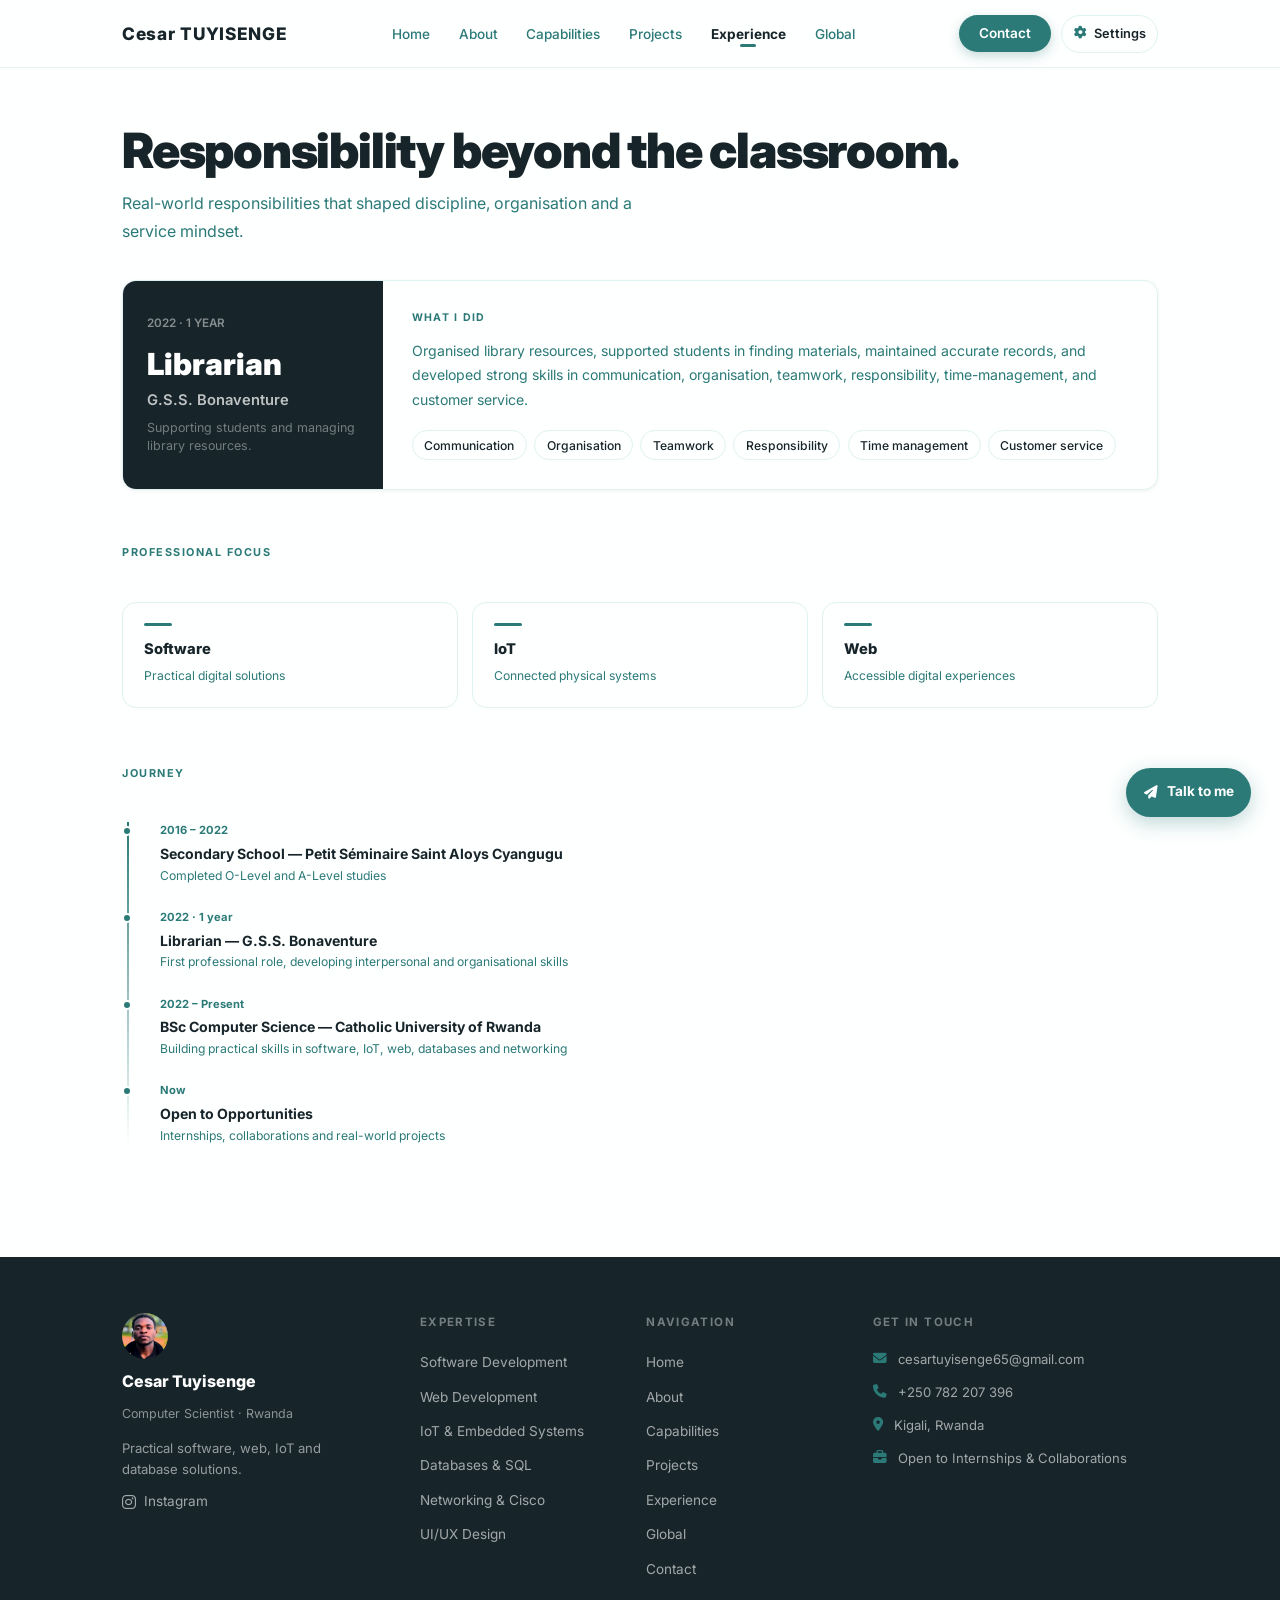
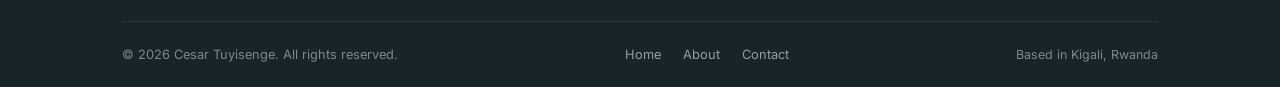
<file: experience.html>
<!DOCTYPE html>
<html lang="en">
<head>
  <meta charset="UTF-8" />
  <meta name="viewport" content="width=device-width, initial-scale=1.0" />
  <title>Experience · Cesar Tuyisenge</title>
  <meta name="description" content="Work experience, professional focus and career timeline of Cesar Tuyisenge." />
  <link rel="preconnect" href="https://fonts.googleapis.com" />
  <link rel="preconnect" href="https://fonts.gstatic.com" crossorigin />
  <link href="https://fonts.googleapis.com/css2?family=Inter:wght@300;400;500;600;700;800;900&display=swap" rel="stylesheet" />
  <link rel="stylesheet" href="https://cdnjs.cloudflare.com/ajax/libs/font-awesome/6.5.0/css/all.min.css" />
  <link rel="stylesheet" href="style.css" />
</head>
<body>
  <div class="page-loader" id="pageLoader"></div>

  <nav class="navbar" role="navigation" aria-label="Main navigation">
    <div class="container">
      <a href="index.html" class="nav-logo">Cesar TUYISENGE</a>
      <ul class="nav-links" role="list">
        <li><a class="nav-link" href="index.html">Home</a></li>
        <li><a class="nav-link" href="about.html">About</a></li>
        <li><a class="nav-link" href="capabilities.html">Capabilities</a></li>
        <li><a class="nav-link" href="projects.html">Projects</a></li>
        <li><a class="nav-link active" href="experience.html">Experience</a></li>
        <li><a class="nav-link" href="global.html">Global</a></li>
      </ul>
      <a class="nav-cta" href="contact.html">Contact</a>
      <button class="hamburger" id="hamburger" aria-label="Toggle menu" aria-expanded="false"><span></span><span></span><span></span></button>
    </div>
  </nav>
  <div class="mobile-nav" id="mobileNav">
    <a class="mobile-nav-link" href="index.html">Home</a>
    <a class="mobile-nav-link" href="about.html">About</a>
    <a class="mobile-nav-link" href="capabilities.html">Capabilities</a>
    <a class="mobile-nav-link" href="projects.html">Projects</a>
    <a class="mobile-nav-link active" href="experience.html">Experience</a>
    <a class="mobile-nav-link" href="global.html">Global</a>
    <a class="mobile-nav-link" href="contact.html">Contact</a>
  </div>

  <main class="page-wrapper">
    <div class="container">

      <h1 class="section-title fade-up">Responsibility beyond the classroom.</h1>
      <p class="section-subtitle fade-up">Real-world responsibilities that shaped discipline, organisation and a service mindset.</p>

      <div class="exp-card fade-up">
        <div class="exp-left">
          <div class="exp-year">2022 · 1 YEAR</div>
          <div class="exp-role">Librarian</div>
          <div class="exp-org">G.S.S. Bonaventure</div>
          <div class="exp-org-sub">Supporting students and managing library resources.</div>
        </div>
        <div class="exp-right">
          <div class="exp-what-label">What I Did</div>
          <p class="exp-desc">Organised library resources, supported students in finding materials, maintained accurate records, and developed strong skills in communication, organisation, teamwork, responsibility, time-management, and customer service.</p>
          <div class="exp-tags">
            <span class="exp-tag">Communication</span>
            <span class="exp-tag">Organisation</span>
            <span class="exp-tag">Teamwork</span>
            <span class="exp-tag">Responsibility</span>
            <span class="exp-tag">Time management</span>
            <span class="exp-tag">Customer service</span>
          </div>
        </div>
      </div>

      <div style="margin-top:3rem">
        <div class="section-label">Professional Focus</div>
        <div class="focus-grid">
          <div class="focus-card fade-up"><div class="focus-bar"></div><div class="focus-title">Software</div><div class="focus-sub">Practical digital solutions</div></div>
          <div class="focus-card fade-up"><div class="focus-bar"></div><div class="focus-title">IoT</div><div class="focus-sub">Connected physical systems</div></div>
          <div class="focus-card fade-up"><div class="focus-bar"></div><div class="focus-title">Web</div><div class="focus-sub">Accessible digital experiences</div></div>
        </div>
      </div>

      <div class="timeline fade-up">
        <div class="section-label">Journey</div>
        <div class="tl-list">
          <div class="tl-item"><div class="tl-date">2016 – 2022</div><div class="tl-title">Secondary School — Petit Séminaire Saint Aloys Cyangugu</div><div class="tl-sub">Completed O-Level and A-Level studies</div></div>
          <div class="tl-item"><div class="tl-date">2022 · 1 year</div><div class="tl-title">Librarian — G.S.S. Bonaventure</div><div class="tl-sub">First professional role, developing interpersonal and organisational skills</div></div>
          <div class="tl-item"><div class="tl-date">2022 – Present</div><div class="tl-title">BSc Computer Science — Catholic University of Rwanda</div><div class="tl-sub">Building practical skills in software, IoT, web, databases and networking</div></div>
          <div class="tl-item"><div class="tl-date">Now</div><div class="tl-title">Open to Opportunities</div><div class="tl-sub">Internships, collaborations and real-world projects</div></div>
        </div>
      </div>

    </div>
  </main>

  <footer class="footer">
    <div class="container">
      <div class="footer-top">
        <div class="footer-brand">
          <img class="footer-logo" src="photo.jpg" alt="Portrait of Cesar Tuyisenge" />
          <div class="footer-brand-name">Cesar Tuyisenge</div>
          <div class="footer-brand-tagline">Computer Scientist · Rwanda</div>
          <p class="footer-brand-bio">Practical software, web, IoT and database solutions.</p>
          <div class="footer-socials">
            <a href="https://www.instagram.com/mt_ceezar/" target="_blank" rel="noopener noreferrer" aria-label="Instagram profile">
              <i class="fa-brands fa-instagram" aria-hidden="true"></i>
              <span>Instagram</span>
            </a>
          </div>
        </div>
        <div class="footer-col">
          <div class="footer-col-title">Expertise</div>
          <ul class="footer-nav-list">
            <li><span>Software Development</span></li><li><span>Web Development</span></li>
            <li><span>IoT &amp; Embedded Systems</span></li><li><span>Databases &amp; SQL</span></li>
            <li><span>Networking &amp; Cisco</span></li><li><span>UI/UX Design</span></li>
          </ul>
        </div>
        <div class="footer-col">
          <div class="footer-col-title">Navigation</div>
          <ul class="footer-nav-list">
            <li><a href="index.html">Home</a></li><li><a href="about.html">About</a></li>
            <li><a href="capabilities.html">Capabilities</a></li><li><a href="projects.html">Projects</a></li>
            <li><a href="experience.html">Experience</a></li><li><a href="global.html">Global</a></li>
            <li><a href="contact.html">Contact</a></li>
          </ul>
        </div>
        <div class="footer-col">
          <div class="footer-col-title">Get In Touch</div>
          <ul class="footer-contact-list">
            <li><i class="fa-solid fa-envelope"></i><a href="mailto:cesartuyisenge65@gmail.com">cesartuyisenge65@gmail.com</a></li>
            <li><i class="fa-solid fa-phone"></i><a href="tel:+250782207396">+250 782 207 396</a></li>
            <li><i class="fa-solid fa-location-dot"></i><span>Kigali, Rwanda</span></li>
            <li><i class="fa-solid fa-briefcase"></i><span>Open to Internships &amp; Collaborations</span></li>
          </ul>
        </div>
      </div>
      <div class="footer-bottom">
        <div class="footer-copy">&copy; <span class="footer-year"></span> Cesar Tuyisenge. All rights reserved.</div>
        <div class="footer-bottom-links"><a href="index.html">Home</a><a href="about.html">About</a><a href="contact.html">Contact</a></div>
        <div class="footer-made">Based in Kigali, Rwanda</div>
      </div>
    </div>
  </footer>

  <a class="floating-contact" href="message.html#contactForm">
    <i class="fa-solid fa-paper-plane" aria-hidden="true"></i>
    <span>Talk to me</span>
  </a>
  <button class="scroll-top" id="scrollTop" aria-label="Back to top"><i class="fa-solid fa-arrow-up"></i></button>
  <script src="scripts.js"></script>
  <script src="site-settings.js"></script>
  <script>document.querySelectorAll('.footer-year').forEach(el => el.textContent = new Date().getFullYear());</script>
</body>
</html>
</file>
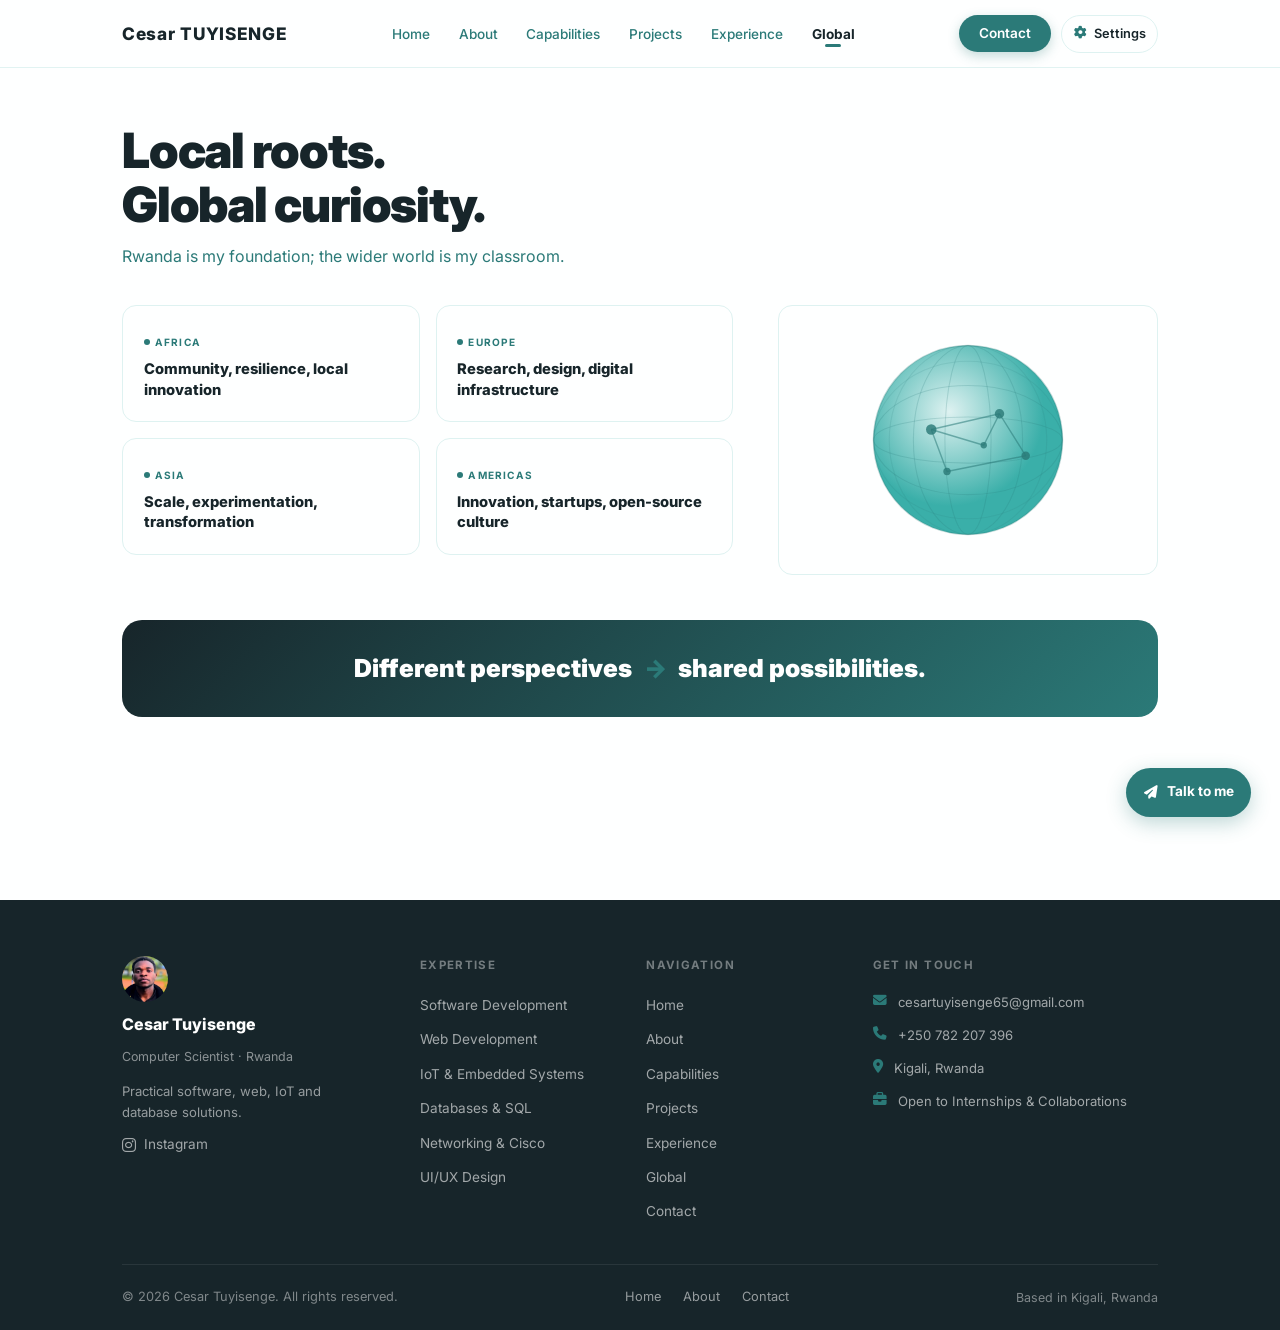
<file: global.html>
<!DOCTYPE html>
<html lang="en">
<head>
  <meta charset="UTF-8" />
  <meta name="viewport" content="width=device-width, initial-scale=1.0" />
  <title>Global · Cesar Tuyisenge</title>
  <meta name="description" content="Global perspective of Cesar Tuyisenge – local roots and worldwide curiosity." />
  <link rel="preconnect" href="https://fonts.googleapis.com" />
  <link rel="preconnect" href="https://fonts.gstatic.com" crossorigin />
  <link href="https://fonts.googleapis.com/css2?family=Inter:wght@300;400;500;600;700;800;900&display=swap" rel="stylesheet" />
  <link rel="stylesheet" href="https://cdnjs.cloudflare.com/ajax/libs/font-awesome/6.5.0/css/all.min.css" />
  <link rel="stylesheet" href="style.css" />
</head>
<body>
  <div class="page-loader" id="pageLoader"></div>

  <nav class="navbar" role="navigation" aria-label="Main navigation">
    <div class="container">
      <a href="index.html" class="nav-logo">Cesar TUYISENGE</a>
      <ul class="nav-links" role="list">
        <li><a class="nav-link" href="index.html">Home</a></li>
        <li><a class="nav-link" href="about.html">About</a></li>
        <li><a class="nav-link" href="capabilities.html">Capabilities</a></li>
        <li><a class="nav-link" href="projects.html">Projects</a></li>
        <li><a class="nav-link" href="experience.html">Experience</a></li>
        <li><a class="nav-link active" href="global.html">Global</a></li>
      </ul>
      <a class="nav-cta" href="contact.html">Contact</a>
      <button class="hamburger" id="hamburger" aria-label="Toggle menu" aria-expanded="false"><span></span><span></span><span></span></button>
    </div>
  </nav>
  <div class="mobile-nav" id="mobileNav">
    <a class="mobile-nav-link" href="index.html">Home</a>
    <a class="mobile-nav-link" href="about.html">About</a>
    <a class="mobile-nav-link" href="capabilities.html">Capabilities</a>
    <a class="mobile-nav-link" href="projects.html">Projects</a>
    <a class="mobile-nav-link" href="experience.html">Experience</a>
    <a class="mobile-nav-link active" href="global.html">Global</a>
    <a class="mobile-nav-link" href="contact.html">Contact</a>
  </div>

  <main class="page-wrapper">
    <div class="container">

      <h1 class="section-title fade-up">Local roots.<br>Global curiosity.</h1>
      <p class="section-subtitle fade-up">Rwanda is my foundation; the wider world is my classroom.</p>

      <div class="global-grid">
        <div class="region-cards">
          <div class="region-card fade-up"><div class="region-label">Africa</div><div class="region-title">Community, resilience, local innovation</div></div>
          <div class="region-card fade-up"><div class="region-label">Europe</div><div class="region-title">Research, design, digital infrastructure</div></div>
          <div class="region-card fade-up"><div class="region-label">Asia</div><div class="region-title">Scale, experimentation, transformation</div></div>
          <div class="region-card fade-up"><div class="region-label">Americas</div><div class="region-title">Innovation, startups, open-source culture</div></div>
        </div>

        <div class="globe-box fade-up">
          <svg class="globe-svg" viewBox="0 0 200 200" width="210" height="210" xmlns="http://www.w3.org/2000/svg" role="img" aria-label="Animated globe">
            <defs>
              <radialGradient id="gGrad" cx="40%" cy="35%">
                <stop offset="0%" stop-color="#DEF2F1"/>
                <stop offset="100%" stop-color="#3AAFA9"/>
              </radialGradient>
            </defs>
            <circle cx="100" cy="100" r="90" fill="url(#gGrad)" stroke="rgba(43,122,120,.28)" stroke-width="1.5"/>
            <ellipse cx="100" cy="100" rx="90" ry="22"  fill="none" stroke="rgba(43,122,120,.2)" stroke-width="1"/>
            <ellipse cx="100" cy="100" rx="90" ry="52"  fill="none" stroke="rgba(43,122,120,.2)" stroke-width="1"/>
            <ellipse cx="100" cy="100" rx="90" ry="75"  fill="none" stroke="rgba(43,122,120,.14)" stroke-width="1"/>
            <ellipse cx="100" cy="100" rx="22"  ry="90" fill="none" stroke="rgba(43,122,120,.2)" stroke-width="1"/>
            <ellipse cx="100" cy="100" rx="52"  ry="90" fill="none" stroke="rgba(43,122,120,.2)" stroke-width="1"/>
            <ellipse cx="100" cy="100" rx="75"  ry="90" fill="none" stroke="rgba(43,122,120,.14)" stroke-width="1"/>
            <g fill="rgba(43,122,120,.82)">
              <circle cx="65"  cy="90"  r="5"/>
              <circle cx="130" cy="75"  r="4.5"/>
              <circle cx="155" cy="115" r="4"/>
              <circle cx="80"  cy="130" r="3.5"/>
              <circle cx="115" cy="105" r="3"/>
            </g>
            <g stroke="rgba(43,122,120,.55)" stroke-width="1.3" fill="none">
              <line x1="65" y1="90" x2="130" y2="75"/>
              <line x1="130" y1="75" x2="155" y2="115"/>
              <line x1="155" y1="115" x2="80" y2="130"/>
              <line x1="80" y1="130" x2="65" y2="90"/>
              <line x1="65" y1="90" x2="115" y2="105"/>
              <line x1="130" y1="75" x2="115" y2="105"/>
            </g>
          </svg>
        </div>
      </div>

      <div class="global-banner fade-up">
        <h3>Different perspectives <span class="arrow">→</span> shared possibilities.</h3>
      </div>

    </div>
  </main>

  <footer class="footer">
    <div class="container">
      <div class="footer-top">
        <div class="footer-brand">
          <img class="footer-logo" src="photo.jpg" alt="Portrait of Cesar Tuyisenge" />
          <div class="footer-brand-name">Cesar Tuyisenge</div>
          <div class="footer-brand-tagline">Computer Scientist · Rwanda</div>
          <p class="footer-brand-bio">Practical software, web, IoT and database solutions.</p>
          <div class="footer-socials">
            <a href="https://www.instagram.com/mt_ceezar/" target="_blank" rel="noopener noreferrer" aria-label="Instagram profile">
              <i class="fa-brands fa-instagram" aria-hidden="true"></i>
              <span>Instagram</span>
            </a>
          </div>
        </div>
        <div class="footer-col">
          <div class="footer-col-title">Expertise</div>
          <ul class="footer-nav-list">
            <li><span>Software Development</span></li><li><span>Web Development</span></li>
            <li><span>IoT &amp; Embedded Systems</span></li><li><span>Databases &amp; SQL</span></li>
            <li><span>Networking &amp; Cisco</span></li><li><span>UI/UX Design</span></li>
          </ul>
        </div>
        <div class="footer-col">
          <div class="footer-col-title">Navigation</div>
          <ul class="footer-nav-list">
            <li><a href="index.html">Home</a></li><li><a href="about.html">About</a></li>
            <li><a href="capabilities.html">Capabilities</a></li><li><a href="projects.html">Projects</a></li>
            <li><a href="experience.html">Experience</a></li><li><a href="global.html">Global</a></li>
            <li><a href="contact.html">Contact</a></li>
          </ul>
        </div>
        <div class="footer-col">
          <div class="footer-col-title">Get In Touch</div>
          <ul class="footer-contact-list">
            <li><i class="fa-solid fa-envelope"></i><a href="mailto:cesartuyisenge65@gmail.com">cesartuyisenge65@gmail.com</a></li>
            <li><i class="fa-solid fa-phone"></i><a href="tel:+250782207396">+250 782 207 396</a></li>
            <li><i class="fa-solid fa-location-dot"></i><span>Kigali, Rwanda</span></li>
            <li><i class="fa-solid fa-briefcase"></i><span>Open to Internships &amp; Collaborations</span></li>
          </ul>
        </div>
      </div>
      <div class="footer-bottom">
        <div class="footer-copy">&copy; <span class="footer-year"></span> Cesar Tuyisenge. All rights reserved.</div>
        <div class="footer-bottom-links"><a href="index.html">Home</a><a href="about.html">About</a><a href="contact.html">Contact</a></div>
        <div class="footer-made">Based in Kigali, Rwanda</div>
      </div>
    </div>
  </footer>

  <a class="floating-contact" href="message.html#contactForm">
    <i class="fa-solid fa-paper-plane" aria-hidden="true"></i>
    <span>Talk to me</span>
  </a>
  <button class="scroll-top" id="scrollTop" aria-label="Back to top"><i class="fa-solid fa-arrow-up"></i></button>
  <script src="scripts.js"></script>
  <script src="site-settings.js"></script>
  <script>document.querySelectorAll('.footer-year').forEach(el => el.textContent = new Date().getFullYear());</script>
</body>
</html>
</file>
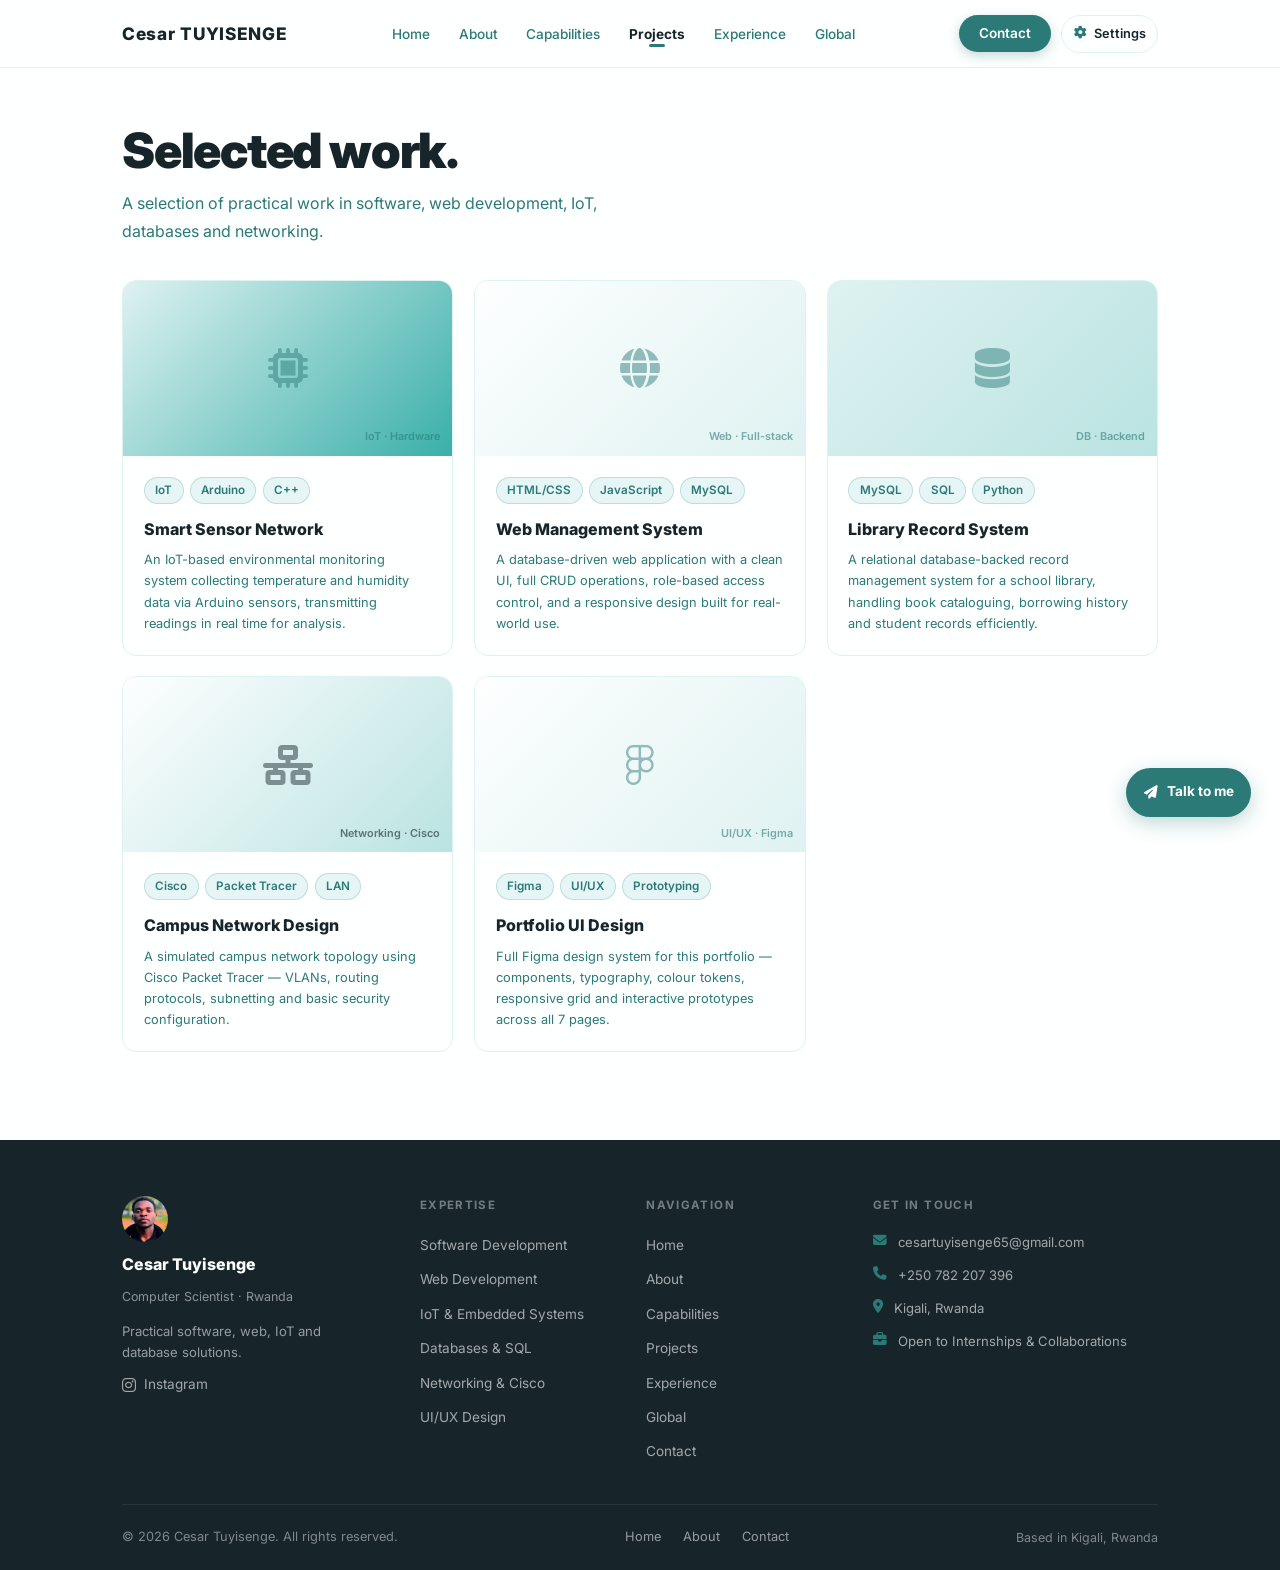
<file: projects.html>
<!DOCTYPE html>
<html lang="en">
<head>
  <meta charset="UTF-8" />
  <meta name="viewport" content="width=device-width, initial-scale=1.0" />
  <title>Projects · Cesar Tuyisenge</title>
  <meta name="description" content="Selected software, web, IoT, database and networking projects by Cesar Tuyisenge." />
  <link rel="preconnect" href="https://fonts.googleapis.com" />
  <link rel="preconnect" href="https://fonts.gstatic.com" crossorigin />
  <link href="https://fonts.googleapis.com/css2?family=Inter:wght@300;400;500;600;700;800;900&display=swap" rel="stylesheet" />
  <link rel="stylesheet" href="https://cdnjs.cloudflare.com/ajax/libs/font-awesome/6.5.0/css/all.min.css" />
  <link rel="stylesheet" href="style.css" />
</head>
<body>
  <div class="page-loader" id="pageLoader"></div>

  <nav class="navbar" role="navigation" aria-label="Main navigation">
    <div class="container">
      <a href="index.html" class="nav-logo">Cesar TUYISENGE</a>
      <ul class="nav-links" role="list">
        <li><a class="nav-link" href="index.html">Home</a></li>
        <li><a class="nav-link" href="about.html">About</a></li>
        <li><a class="nav-link" href="capabilities.html">Capabilities</a></li>
        <li><a class="nav-link active" href="projects.html">Projects</a></li>
        <li><a class="nav-link" href="experience.html">Experience</a></li>
        <li><a class="nav-link" href="global.html">Global</a></li>
      </ul>
      <a class="nav-cta" href="contact.html">Contact</a>
      <button class="hamburger" id="hamburger" aria-label="Toggle menu" aria-expanded="false"><span></span><span></span><span></span></button>
    </div>
  </nav>
  <div class="mobile-nav" id="mobileNav">
    <a class="mobile-nav-link" href="index.html">Home</a>
    <a class="mobile-nav-link" href="about.html">About</a>
    <a class="mobile-nav-link" href="capabilities.html">Capabilities</a>
    <a class="mobile-nav-link active" href="projects.html">Projects</a>
    <a class="mobile-nav-link" href="experience.html">Experience</a>
    <a class="mobile-nav-link" href="global.html">Global</a>
    <a class="mobile-nav-link" href="contact.html">Contact</a>
  </div>

  <main class="page-wrapper">
    <div class="container">

      <h1 class="section-title fade-up">Selected work.</h1>
      <p class="section-subtitle fade-up">A selection of practical work in software, web development, IoT, databases and networking.</p>

      <div class="projects-grid">

        <article class="project-card fade-up">
          <div class="project-cover violet">
            <i class="fa-solid fa-microchip cover-icon violet"></i>
            <span class="cover-label violet">IoT · Hardware</span>
          </div>
          <div class="project-body">
            <div class="project-tags"><span class="tag-primary">IoT</span><span class="tag-primary">Arduino</span><span class="tag-primary">C++</span></div>
            <h2 class="project-title">Smart Sensor Network</h2>
            <p class="project-desc">An IoT-based environmental monitoring system collecting temperature and humidity data via Arduino sensors, transmitting readings in real time for analysis.</p>
          </div>
        </article>

        <article class="project-card fade-up">
          <div class="project-cover blue">
            <i class="fa-solid fa-globe cover-icon blue"></i>
            <span class="cover-label blue">Web · Full-stack</span>
          </div>
          <div class="project-body">
            <div class="project-tags"><span class="tag-primary">HTML/CSS</span><span class="tag-primary">JavaScript</span><span class="tag-primary">MySQL</span></div>
            <h2 class="project-title">Web Management System</h2>
            <p class="project-desc">A database-driven web application with a clean UI, full CRUD operations, role-based access control, and a responsive design built for real-world use.</p>
          </div>
        </article>

        <article class="project-card fade-up">
          <div class="project-cover amber">
            <i class="fa-solid fa-database cover-icon amber"></i>
            <span class="cover-label amber">DB · Backend</span>
          </div>
          <div class="project-body">
            <div class="project-tags"><span class="tag-primary">MySQL</span><span class="tag-primary">SQL</span><span class="tag-primary">Python</span></div>
            <h2 class="project-title">Library Record System</h2>
            <p class="project-desc">A relational database-backed record management system for a school library, handling book cataloguing, borrowing history and student records efficiently.</p>
          </div>
        </article>

        <article class="project-card fade-up">
          <div class="project-cover rose">
            <i class="fa-solid fa-network-wired cover-icon rose"></i>
            <span class="cover-label rose">Networking · Cisco</span>
          </div>
          <div class="project-body">
            <div class="project-tags"><span class="tag-primary">Cisco</span><span class="tag-primary">Packet Tracer</span><span class="tag-primary">LAN</span></div>
            <h2 class="project-title">Campus Network Design</h2>
            <p class="project-desc">A simulated campus network topology using Cisco Packet Tracer — VLANs, routing protocols, subnetting and basic security configuration.</p>
          </div>
        </article>

        <article class="project-card fade-up">
          <div class="project-cover slate">
            <i class="fa-brands fa-figma cover-icon slate"></i>
            <span class="cover-label slate">UI/UX · Figma</span>
          </div>
          <div class="project-body">
            <div class="project-tags"><span class="tag-primary">Figma</span><span class="tag-primary">UI/UX</span><span class="tag-primary">Prototyping</span></div>
            <h2 class="project-title">Portfolio UI Design</h2>
            <p class="project-desc">Full Figma design system for this portfolio — components, typography, colour tokens, responsive grid and interactive prototypes across all 7 pages.</p>
          </div>
        </article>

      </div>

    </div>
  </main>

  <footer class="footer">
    <div class="container">
      <div class="footer-top">
        <div class="footer-brand">
          <img class="footer-logo" src="photo.jpg" alt="Portrait of Cesar Tuyisenge" />
          <div class="footer-brand-name">Cesar Tuyisenge</div>
          <div class="footer-brand-tagline">Computer Scientist · Rwanda</div>
          <p class="footer-brand-bio">Practical software, web, IoT and database solutions.</p>
          <div class="footer-socials">
            <a href="https://www.instagram.com/mt_ceezar/" target="_blank" rel="noopener noreferrer" aria-label="Instagram profile">
              <i class="fa-brands fa-instagram" aria-hidden="true"></i>
              <span>Instagram</span>
            </a>
          </div>
        </div>
        <div class="footer-col">
          <div class="footer-col-title">Expertise</div>
          <ul class="footer-nav-list">
            <li><span>Software Development</span></li><li><span>Web Development</span></li>
            <li><span>IoT &amp; Embedded Systems</span></li><li><span>Databases &amp; SQL</span></li>
            <li><span>Networking &amp; Cisco</span></li><li><span>UI/UX Design</span></li>
          </ul>
        </div>
        <div class="footer-col">
          <div class="footer-col-title">Navigation</div>
          <ul class="footer-nav-list">
            <li><a href="index.html">Home</a></li><li><a href="about.html">About</a></li>
            <li><a href="capabilities.html">Capabilities</a></li><li><a href="projects.html">Projects</a></li>
            <li><a href="experience.html">Experience</a></li><li><a href="global.html">Global</a></li>
            <li><a href="contact.html">Contact</a></li>
          </ul>
        </div>
        <div class="footer-col">
          <div class="footer-col-title">Get In Touch</div>
          <ul class="footer-contact-list">
            <li><i class="fa-solid fa-envelope"></i><a href="mailto:cesartuyisenge65@gmail.com">cesartuyisenge65@gmail.com</a></li>
            <li><i class="fa-solid fa-phone"></i><a href="tel:+250782207396">+250 782 207 396</a></li>
            <li><i class="fa-solid fa-location-dot"></i><span>Kigali, Rwanda</span></li>
            <li><i class="fa-solid fa-briefcase"></i><span>Open to Internships &amp; Collaborations</span></li>
          </ul>
        </div>
      </div>
      <div class="footer-bottom">
        <div class="footer-copy">&copy; <span class="footer-year"></span> Cesar Tuyisenge. All rights reserved.</div>
        <div class="footer-bottom-links"><a href="index.html">Home</a><a href="about.html">About</a><a href="contact.html">Contact</a></div>
        <div class="footer-made">Based in Kigali, Rwanda</div>
      </div>
    </div>
  </footer>

  <a class="floating-contact" href="message.html#contactForm">
    <i class="fa-solid fa-paper-plane" aria-hidden="true"></i>
    <span>Talk to me</span>
  </a>
  <button class="scroll-top" id="scrollTop" aria-label="Back to top"><i class="fa-solid fa-arrow-up"></i></button>
  <script src="scripts.js"></script>
  <script src="site-settings.js"></script>
  <script>document.querySelectorAll('.footer-year').forEach(el => el.textContent = new Date().getFullYear());</script>
</body>
</html>
</file>
<file: style.css>
/* ================================================
   CESAR TUYISENGE — PORTFOLIO
   Single shared external stylesheet
   ================================================ */

/* ------------------------------------------------
   1. CUSTOM PROPERTIES
------------------------------------------------ */
:root {
  --primary:        #2B7A78;
  --primary-light:  #3AAFA9;
  --primary-dark:   #17252A;
  --dark-2:         #17252A;
  --dark-3:         #2B7A78;
  --text:           #17252A;
  --text-muted:     #2B7A78;
  --border:         #DEF2F1;
  --bg:             #FEFFFF;
  --bg-card:        #FEFFFF;
  --radius:         14px;
  --radius-sm:      8px;
  --radius-lg:      20px;
  --shadow-sm:      0 1px 4px rgba(0,0,0,.06);
  --shadow-md:      0 4px 20px rgba(43,122,120,.10), 0 1px 4px rgba(23,37,42,.05);
  --shadow-lg:      0 12px 44px rgba(43,122,120,.14), 0 4px 14px rgba(23,37,42,.07);
  --nav-h:          68px;
  --ease:           cubic-bezier(.4,0,.2,1);
  --trans:          .28s var(--ease);
  --max-w:          1100px;
}

html[data-theme="dark"] {
  color-scheme: dark;
  --primary:        #65C7BF;
  --primary-light:  #88D9D2;
  --primary-dark:   #10272A;
  --dark-2:         #0C1518;
  --dark-3:         #183638;
  --text:           #E7F1F0;
  --text-muted:     #AEC4C2;
  --border:         #304548;
  --bg:             #111B1E;
  --bg-card:        #1A272A;
  --shadow-sm:      0 1px 5px rgba(0,0,0,.24);
  --shadow-md:      0 5px 22px rgba(0,0,0,.28);
  --shadow-lg:      0 12px 44px rgba(0,0,0,.34);
}

/* ------------------------------------------------
   2. RESET & BASE
------------------------------------------------ */
*, *::before, *::after { box-sizing: border-box; margin: 0; padding: 0; }
html  { scroll-behavior: smooth; }
body  {
  font-family: 'Inter', sans-serif;
  background: var(--bg);
  color: var(--text);
  line-height: 1.6;
  overflow-x: hidden;
  -webkit-font-smoothing: antialiased;
}
a      { text-decoration: none; color: inherit; }
img    { max-width: 100%; display: block; }
ul     { list-style: none; }
button { cursor: pointer; font-family: inherit; border: none; background: none; }

::-webkit-scrollbar       { width: 5px; }
::-webkit-scrollbar-track { background: var(--bg); }
::-webkit-scrollbar-thumb { background: var(--primary); border-radius: 10px; }

/* Home page gradient */
body.page-home { background: linear-gradient(160deg, var(--bg) 0%, var(--border) 100%); }

/* ------------------------------------------------
   3. LAYOUT
------------------------------------------------ */
.container {
  max-width: var(--max-w);
  margin: 0 auto;
  padding: 0 2rem;
}
.page-wrapper {
  padding-top: calc(var(--nav-h) + 3.5rem);
  padding-bottom: 5.5rem;
  min-height: 100vh;
}

/* ------------------------------------------------
   4. TYPOGRAPHY UTILITIES
------------------------------------------------ */
.section-label {
  display: inline-block;
  font-size: .68rem;
  font-weight: 700;
  letter-spacing: .14em;
  text-transform: uppercase;
  color: var(--primary);
  margin-bottom: 1.1rem;
}
.section-title {
  font-size: clamp(1.9rem, 3.8vw, 3.2rem);
  font-weight: 900;
  line-height: 1.1;
  letter-spacing: -.025em;
}
.section-subtitle {
  font-size: 1rem;
  color: var(--text-muted);
  max-width: 520px;
  margin-top: .7rem;
  line-height: 1.75;
}
.accent { color: var(--primary); }

/* ------------------------------------------------
   5. BUTTONS
------------------------------------------------ */
.btn {
  display: inline-flex;
  align-items: center;
  gap: .45rem;
  padding: .75rem 1.6rem;
  border-radius: 50px;
  font-size: .9rem;
  font-weight: 600;
  cursor: pointer;
  transition: var(--trans);
  white-space: nowrap;
  border: none;
}
.btn-primary {
  background: var(--primary);
  color: #fff;
  box-shadow: 0 4px 14px rgba(43,122,120,.32);
}
.btn-primary:hover {
  background: var(--primary-dark);
  transform: translateY(-2px);
  box-shadow: 0 8px 22px rgba(43,122,120,.38);
}
.btn-outline {
  background: transparent;
  color: var(--text);
  border: 1.5px solid var(--border);
}
.btn-outline:hover {
  border-color: var(--primary);
  color: var(--primary);
  transform: translateY(-2px);
}
.btn-white {
  background: #fff;
  color: var(--primary);
  font-weight: 700;
}
.btn-white:hover { background: #DEF2F1; transform: translateY(-2px); }
html[data-theme="dark"] .btn-primary,
html[data-theme="dark"] .nav-cta,
html[data-theme="dark"] .floating-contact,
html[data-theme="dark"] .scroll-top {
  color: #102124;
}
html[data-theme="dark"] .btn-white { color: #102124; }

/* ------------------------------------------------
   6. BADGES
------------------------------------------------ */
.badge {
  display: inline-block;
  padding: .3rem .85rem;
  border: 1.5px solid var(--border);
  border-radius: 50px;
  font-size: .78rem;
  font-weight: 500;
  background: var(--bg-card);
  color: var(--text);
  transition: var(--trans);
}
.badge:hover { border-color: var(--primary); color: var(--primary); }

.tag-primary {
  display: inline-block;
  padding: .2rem .65rem;
  border-radius: 50px;
  font-size: .73rem;
  font-weight: 600;
  background: rgba(58,175,169,.12);
  color: var(--primary);
  border: 1px solid rgba(43,122,120,.2);
}

/* ------------------------------------------------
   7. NAVBAR
------------------------------------------------ */
.navbar {
  position: fixed;
  top: 0; left: 0; right: 0;
  z-index: 1000;
  height: var(--nav-h);
  background: rgba(254,255,255,.92);
  backdrop-filter: blur(18px);
  -webkit-backdrop-filter: blur(18px);
  border-bottom: 1px solid rgba(222,242,241,.9);
}
html[data-theme="dark"] .navbar {
  background: rgba(17,27,30,.94);
  border-bottom-color: rgba(80,115,117,.28);
}
.navbar .container {
  height: 100%;
  display: flex;
  align-items: center;
  justify-content: space-between;
  gap: 1.25rem;
}
.nav-logo {
  font-family: 'Inter', sans-serif;
  font-size: 1.08rem;
  font-weight: 800;
  letter-spacing: .04em;
  color: var(--text);
  flex-shrink: 0;
}
.nav-links {
  display: flex;
  flex: 1;
  align-items: center;
  justify-content: center;
  gap: .1rem;
  min-width: 0;
}
.nav-link {
  padding: .45rem .85rem;
  border-radius: 50px;
  font-size: .85rem;
  font-weight: 500;
  color: var(--text-muted);
  transition: var(--trans);
  position: relative;
}
.nav-link:hover         { color: var(--text); }
.nav-link.active        { color: var(--text); font-weight: 700; }
.nav-link.active::after {
  content: '';
  position: absolute;
  bottom: 2px; left: 50%;
  transform: translateX(-50%);
  width: 16px; height: 2.5px;
  border-radius: 2px;
  background: var(--primary);
}
.nav-cta {
  padding: .5rem 1.25rem;
  border-radius: 50px;
  background: var(--primary);
  color: #fff;
  font-size: .85rem;
  font-weight: 600;
  box-shadow: 0 4px 12px rgba(43,122,120,.28);
  transition: var(--trans);
  flex-shrink: 0;
}
.nav-cta:hover { background: var(--primary-dark); transform: translateY(-1px); }

.nav-actions {
  display: flex;
  align-items: center;
  gap: .65rem;
  flex-shrink: 0;
}

.settings-toggle {
  display: inline-flex;
  align-items: center;
  gap: .45rem;
  padding: .48rem .7rem;
  min-height: 38px;
  border: 1px solid var(--border);
  border-radius: 50px;
  background: var(--bg-card);
  color: var(--text);
  font-size: .8rem;
  font-weight: 600;
  white-space: nowrap;
  transition: var(--trans);
}
.settings-toggle:hover { border-color: var(--primary); color: var(--primary); }
.settings-toggle i { color: var(--primary); }
.settings-panel {
  position: fixed;
  z-index: 1101;
  top: calc(var(--nav-h) + .65rem);
  right: max(1rem, calc((100vw - var(--max-w)) / 2 + 1.5rem));
  width: 280px;
  max-width: calc(100vw - 2rem);
  padding: 1.2rem;
  border: 1px solid var(--border);
  border-radius: var(--radius);
  background: var(--bg-card);
  color: var(--text);
  box-shadow: var(--shadow-lg);
}
.settings-panel[hidden] { display: none; }
.settings-title { font-size: 1rem; font-weight: 800; margin-bottom: 1rem; }
.settings-label { display: block; font-size: .78rem; font-weight: 600; margin-bottom: .4rem; }
.settings-select {
  width: 100%;
  padding: .65rem .75rem;
  border: 1px solid var(--border);
  border-radius: var(--radius-sm);
  background: var(--bg);
  color: var(--text);
  font: inherit;
  font-size: .88rem;
}
.settings-theme {
  display: flex;
  align-items: center;
  justify-content: space-between;
  gap: .8rem;
  margin-top: 1rem;
  font-size: .88rem;
  font-weight: 600;
  cursor: pointer;
}
.settings-theme input {
  position: absolute;
  width: 1px;
  height: 1px;
  opacity: 0;
}
.settings-switch {
  width: 42px;
  height: 24px;
  padding: 3px;
  border-radius: 20px;
  background: var(--border);
  transition: var(--trans);
}
.settings-switch span {
  display: block;
  width: 18px;
  height: 18px;
  border-radius: 50%;
  background: #fff;
  transition: var(--trans);
}
.settings-theme input:checked + .settings-switch { background: var(--primary); }
.settings-theme input:checked + .settings-switch span { transform: translateX(18px); }
.settings-theme input:focus-visible + .settings-switch { outline: 3px solid var(--primary-light); outline-offset: 3px; }

/* Hamburger */
.hamburger {
  display: none;
  flex-direction: column;
  justify-content: center;
  gap: 5px;
  padding: 4px;
}
.hamburger span {
  width: 22px; height: 2px;
  background: var(--text);
  border-radius: 2px;
  transition: var(--trans);
  display: block;
}
.hamburger.open span:nth-child(1) { transform: rotate(45deg) translate(5px,5px); }
.hamburger.open span:nth-child(2) { opacity: 0; }
.hamburger.open span:nth-child(3) { transform: rotate(-45deg) translate(5px,-5px); }

/* Mobile nav */
.mobile-nav {
  display: none;
  flex-direction: column;
  position: fixed;
  top: calc(var(--nav-h) + .6rem);
  right: max(2rem, calc((100vw - var(--max-w)) / 2 + 2rem));
  width: 360px;
  max-width: calc(100vw - 2rem);
  max-height: calc(100vh - var(--nav-h) - 1.5rem);
  overflow-y: auto;
  background: var(--bg-card);
  border: 1px solid var(--border);
  border-radius: var(--radius);
  padding: .55rem;
  gap: .2rem;
  z-index: 999;
  box-shadow: var(--shadow-md);
}
.mobile-nav.open { display: flex; }
.mobile-nav-link {
  display: block;
  min-height: 44px;
  padding: .65rem .85rem;
  border-left: 3px solid transparent;
  border-radius: var(--radius-sm);
  font-size: .9rem;
  font-weight: 500;
  color: var(--text-muted);
  transition: var(--trans);
}
.mobile-nav-link:hover,
.mobile-nav-link.active {
  border-left-color: var(--primary);
  background: rgba(58,175,169,.12);
  color: var(--primary);
  font-weight: 600;
}
.mobile-nav-link:focus-visible {
  outline: 2px solid var(--primary);
  outline-offset: 2px;
}
html[data-theme="dark"] .mobile-nav-link:hover,
html[data-theme="dark"] .mobile-nav-link.active {
  background: rgba(101,199,191,.14);
}

/* ------------------------------------------------
   8. PAGE LOADER
------------------------------------------------ */
.page-loader {
  position: fixed;
  top: 0; left: 0;
  width: 0; height: 3px;
  background: linear-gradient(90deg, var(--primary), var(--primary-light));
  z-index: 9999;
  transition: width .5s ease;
}

/* ------------------------------------------------
   9. ANIMATIONS
------------------------------------------------ */
.fade-up {
  opacity: 0;
  transform: translateY(24px);
  transition: opacity .6s ease, transform .6s ease;
}
.fade-up.visible { opacity: 1; transform: translateY(0); }

/* ------------------------------------------------
   10. SCROLL-TO-TOP
------------------------------------------------ */
.scroll-top {
  position: fixed;
  bottom: 1.8rem; right: 1.8rem;
  width: 42px; height: 42px;
  border-radius: 50%;
  background: var(--primary);
  color: #fff;
  display: flex;
  align-items: center;
  justify-content: center;
  font-size: .95rem;
  box-shadow: 0 4px 14px rgba(43,122,120,.32);
  opacity: 0;
  pointer-events: none;
  transform: translateY(10px);
  transition: var(--trans);
  z-index: 998;
}
.scroll-top.visible { opacity: 1; pointer-events: auto; transform: translateY(0); }
.scroll-top:hover   { background: var(--primary-dark); transform: translateY(-2px); }

.floating-contact {
  position: fixed;
  right: 1.8rem;
  bottom: 5.2rem;
  z-index: 999;
  display: inline-flex;
  align-items: center;
  gap: .55rem;
  padding: .85rem 1.1rem;
  border-radius: 999px;
  background: var(--primary);
  color: #fff;
  font-size: .85rem;
  font-weight: 700;
  box-shadow: 0 6px 20px rgba(43,122,120,.3);
  transition: var(--trans);
}
.floating-contact:hover {
  background: var(--primary-dark);
  color: #fff;
  transform: translateY(-2px);
}
.floating-contact:focus-visible {
  outline: 3px solid var(--text);
  outline-offset: 3px;
}

/* ================================================
   HOME PAGE
   ================================================ */
.home-hero {
  display: grid;
  grid-template-columns: 1fr 430px;
  gap: 2.5rem;
  align-items: center;
  min-height: calc(100vh - var(--nav-h) - 6rem);
}

/* Title */
.home-title {
  font-size: clamp(2.4rem, 5vw, 4rem);
  font-weight: 900;
  line-height: 1.06;
  letter-spacing: -.03em;
  margin-bottom: .1rem;
}
.typed-wrapper { display: inline-block; }
.typed-cursor {
  display: inline-block;
  width: 3px; height: .85em;
  background: var(--primary);
  margin-left: 2px;
  vertical-align: text-bottom;
  animation: blink 1s infinite;
}
@keyframes blink { 0%,100%{ opacity:1 } 50%{ opacity:0 } }

.home-desc {
  font-size: 1rem;
  color: var(--text-muted);
  max-width: 460px;
  margin: 1.4rem 0 2rem;
  line-height: 1.8;
}
.home-cta-row   { display: flex; gap: .8rem; flex-wrap: wrap; }
.home-focus     { margin-top: 2.2rem; }
.home-how       { margin-top: 2.2rem; }
.focus-tags     { display: flex; flex-wrap: wrap; gap: .45rem; }

/* Steps */
.steps-grid {
  display: grid;
  grid-template-columns: repeat(4, 1fr);
  gap: .7rem;
  margin-top: .6rem;
}
.step-card {
  background: var(--bg-card);
  border: 1.5px solid var(--border);
  border-radius: var(--radius-sm);
  padding: 1rem .9rem;
  transition: var(--trans);
}
.step-card:hover { border-color: var(--primary); box-shadow: var(--shadow-sm); }
.step-title { font-size: .9rem;  font-weight: 700; }
.step-sub   { font-size: .75rem; color: var(--text-muted); margin-top: .18rem; }

/* ─── PROFILE CARD (matches Figma exactly) ─── */
.hero-right { display: flex; align-items: flex-start; justify-content: center; }

.profile-card {
  background: var(--bg-card);
  border-radius: var(--radius-lg);
  border: 1.5px solid rgba(222,242,241,.9);
  padding: 2rem 1.8rem 1.8rem;
  box-shadow: var(--shadow-lg);
  width: 100%;
  position: relative;
  /* extra top space so the circular photo frame has room */
  padding-top: 3rem;
}

/* Circular photo ring — sits above the SVG */
.profile-photo-ring {
  width: 190px;
  height: 190px;
  border-radius: 50%;
  overflow: hidden;
  margin: 0 auto 1rem;
  position: relative;
  z-index: 1;
  border: 4px solid var(--bg-card);
  box-shadow: 0 4px 20px rgba(43,122,120,.18);
  background: linear-gradient(135deg, #DEF2F1, #3AAFA9);
}
.profile-photo {
  width: 100%;
  height: 100%;
  object-fit: cover;
  object-position: center top;
  display: block;
}
.photo-fallback {
  width: 100%; height: 100%;
  display: flex;
  align-items: center;
  justify-content: center;
  font-size: 4.5rem;
  color: var(--primary);
}

.profile-name {
  font-size: 1.25rem;
  font-weight: 800;
  text-align: center;
  position: relative;
  z-index: 1;
}
.profile-role {
  font-size: .83rem;
  color: var(--text-muted);
  text-align: center;
  margin-top: .2rem;
  margin-bottom: 1.1rem;
  position: relative;
  z-index: 1;
}
.profile-info-row {
  display: grid;
  grid-template-columns: 1fr 1fr;
  gap: .75rem;
  position: relative;
  z-index: 1;
}
.p-info {
  background: var(--bg);
  border: 1px solid var(--border);
  border-radius: var(--radius-sm);
  padding: .85rem;
}
.p-label { font-size: .6rem;  font-weight: 700; letter-spacing: .1em; text-transform: uppercase; color: var(--primary); margin-bottom: .28rem; }
.p-value { font-size: .85rem; font-weight: 700; }
.p-sub   { font-size: .71rem; color: var(--text-muted); }

/* ================================================
   FOOTER  (Professional multi-column)
   ================================================ */
.footer {
  background: var(--dark-2);
  color: rgba(255,255,255,.75);
}

/* Top section */
.footer-top {
  display: grid;
  grid-template-columns: 1.4fr 1fr 1fr 1.6fr;
  gap: 3rem;
  padding: 3.5rem 0 2.5rem;
  border-bottom: 1px solid rgba(255,255,255,.08);
}

/* Brand column */
.footer-brand { display: flex; flex-direction: column; gap: .6rem; }
.footer-logo {
  width: 46px; height: 46px;
  border-radius: 50%;
  object-fit: cover;
  display: block;
  flex-shrink: 0;
}
.footer-brand-name    { font-size: 1rem; font-weight: 800; color: #fff; }
.footer-brand-tagline { font-size: .78rem; color: rgba(255,255,255,.5); }
.footer-brand-bio     { font-size: .82rem; color: rgba(255,255,255,.55); line-height: 1.6; max-width: 260px; margin-top: .3rem; }
.footer-socials a {
  display: inline-flex;
  align-items: center;
  gap: .5rem;
  color: rgba(255,255,255,.6);
  font-size: .85rem;
  transition: var(--trans);
}
.footer-socials a:hover { color: #fff; }
.footer-socials i { color: var(--accent); font-size: 1rem; }

/* Footer navigation */
.footer-col-title {
  font-size: .72rem;
  font-weight: 700;
  letter-spacing: .12em;
  text-transform: uppercase;
  color: rgba(255,255,255,.4);
  margin-bottom: 1.1rem;
}
.footer-nav-list { display: flex; flex-direction: column; gap: .55rem; }
.footer-nav-list li a,
.footer-nav-list li span {
  font-size: .85rem;
  color: rgba(255,255,255,.6);
  transition: var(--trans);
}
.footer-nav-list li a:hover { color: #fff; padding-left: 4px; }

/* Contact list */
.footer-contact-list { display: flex; flex-direction: column; gap: .75rem; }
.footer-contact-list li {
  display: flex;
  align-items: flex-start;
  gap: .7rem;
  font-size: .82rem;
  color: rgba(255,255,255,.6);
}
.footer-contact-list li i {
  color: var(--primary);
  font-size: .85rem;
  margin-top: .15rem;
  flex-shrink: 0;
}
.footer-contact-list li a { color: rgba(255,255,255,.6); transition: var(--trans); }
.footer-contact-list li a:hover { color: #fff; }

/* Bottom bar */
.footer-bottom {
  display: flex;
  align-items: center;
  justify-content: space-between;
  flex-wrap: wrap;
  gap: .75rem;
  padding: 1.4rem 0;
}
.footer-copy { font-size: .8rem; color: rgba(255,255,255,.45); }
.footer-bottom-links { display: flex; gap: 1.4rem; }
.footer-bottom-links a { font-size: .8rem; color: rgba(255,255,255,.55); transition: var(--trans); }
.footer-bottom-links a:hover { color: #fff; }
.footer-made { font-size: .78rem; color: rgba(255,255,255,.45); }

/* ================================================
   ABOUT PAGE
   ================================================ */
.about-grid {
  display: grid;
  grid-template-columns: 1fr 340px;
  gap: 3rem;
  align-items: start;
}
.about-body p {
  font-size: .97rem;
  color: var(--text-muted);
  line-height: 1.8;
  margin-bottom: 1rem;
}
.interests-card {
  background: var(--bg-card);
  border: 1.5px solid var(--border);
  border-radius: var(--radius);
  padding: 1.5rem;
  box-shadow: var(--shadow-sm);
  position: sticky;
  top: calc(var(--nav-h) + 1.5rem);
}
.interest-tags  { display: flex; flex-wrap: wrap; gap: .45rem; margin-top: .75rem; }
.interests-title { font-size: 1.05rem; font-weight: 800; margin-bottom: .6rem; }

.about-lower {
  display: grid;
  grid-template-columns: 1fr 1fr;
  gap: 1.2rem;
  margin-top: 2.2rem;
}
.approach-card,
.education-card {
  background: var(--bg-card);
  border: 1.5px solid var(--border);
  border-radius: var(--radius);
  padding: 1.5rem;
}
.approach-steps {
  display: grid;
  grid-template-columns: repeat(4,1fr);
  gap: .55rem;
  margin: .9rem 0 .75rem;
}
.a-step {
  background: var(--bg);
  border-radius: var(--radius-sm);
  padding: .85rem .5rem;
  text-align: center;
  transition: var(--trans);
}
.a-step:hover { background: rgba(58,175,169,.12); }
.a-step-title { font-size: .87rem; font-weight: 700; margin: .18rem 0; }
.a-step-sub   { font-size: .7rem;  color: var(--text-muted); }
.approach-note { font-size: .8rem; color: var(--text-muted); }

.edu-item {
  display: flex;
  gap: .9rem;
  align-items: flex-start;
  padding: .85rem 0;
  border-bottom: 1px solid var(--border);
}
.edu-item:last-child { border-bottom: none; }
.edu-dot {
  width: 11px; height: 11px;
  border-radius: 50%;
  background: var(--primary);
  border: 2px solid var(--primary);
  margin-top: 5px;
  flex-shrink: 0;
}
.edu-dot.outline { background: transparent; }
.edu-degree { font-size: .92rem; font-weight: 700; }
.edu-school { font-size: .8rem;  color: var(--text-muted); }

.values-row {
  display: grid;
  grid-template-columns: repeat(3,1fr);
  gap: 1rem;
  margin-top: 1.8rem;
}
.value-card {
  background: var(--bg-card);
  border: 1.5px solid var(--border);
  border-left: 4px solid var(--primary);
  border-radius: var(--radius);
  padding: 1.3rem;
  transition: var(--trans);
}
.value-card:hover { transform: translateY(-3px); box-shadow: var(--shadow-md); }
.value-title { font-size: .95rem; font-weight: 700; margin-bottom: .35rem; }
.value-sub   { font-size: .8rem;  color: var(--text-muted); }

/* ================================================
   CAPABILITIES PAGE
   ================================================ */
.cap-grid {
  display: grid;
  grid-template-columns: repeat(4,1fr);
  gap: 1rem;
  margin-top: 2.2rem;
}
.cap-card {
  background: var(--bg-card);
  border: 1.5px solid var(--border);
  border-radius: var(--radius);
  padding: 1.4rem;
  transition: var(--trans);
  position: relative;
  overflow: hidden;
}
.cap-card::before {
  content: '';
  position: absolute;
  inset: 0;
  background: linear-gradient(135deg, rgba(58,175,169,.12), transparent 60%);
  opacity: 0;
  transition: var(--trans);
}
.cap-card:hover { border-color: rgba(43,122,120,.32); transform: translateY(-4px); box-shadow: var(--shadow-md); }
.cap-card:hover::before { opacity: 1; }
.cap-icon  { font-size: 1.6rem; color: var(--primary); margin-bottom: .55rem; }
.cap-title { font-size: .95rem; font-weight: 800; margin-bottom: .35rem; }
.cap-desc  { font-size: .78rem; color: var(--text-muted); line-height: 1.6; }

.tech-stack { margin-top: 2.8rem; }
.tech-tags  { display: flex; flex-wrap: wrap; gap: .55rem; margin-top: .9rem; }
.tech-tag {
  display: inline-flex;
  align-items: center;
  gap: .42rem;
  padding: .38rem .95rem;
  border-radius: 50px;
  font-size: .78rem;
  font-weight: 600;
  background: var(--bg-card);
  border: 1.5px solid var(--border);
  transition: var(--trans);
}
.tech-tag:hover { border-color: var(--primary); color: var(--primary); }
.tech-tag i { font-size: .88rem; }

/* CTA banner */
.cta-banner {
  margin-top: 3rem;
  background: linear-gradient(135deg, var(--dark-2) 0%, var(--dark-3) 100%);
  border-radius: var(--radius-lg);
  padding: 2.2rem 2.8rem;
  display: flex;
  align-items: center;
  justify-content: space-between;
  gap: 2rem;
}
.cta-text h3 { font-size: 1.7rem; font-weight: 900; color: #fff; margin-bottom: .35rem; }
.cta-text p  { color: rgba(255,255,255,.6); font-size: .92rem; }

/* ================================================
   PROJECTS PAGE
   ================================================ */
.projects-grid {
  display: grid;
  grid-template-columns: repeat(3,1fr);
  gap: 1.3rem;
  margin-top: 2.2rem;
}
.project-card {
  background: var(--bg-card);
  border: 1.5px solid var(--border);
  border-radius: var(--radius);
  overflow: hidden;
  transition: var(--trans);
}
.project-card:hover { transform: translateY(-5px); box-shadow: var(--shadow-lg); border-color: rgba(43,122,120,.28); }
.project-cover {
  height: 175px;
  display: flex;
  align-items: center;
  justify-content: center;
  position: relative;
  overflow: hidden;
}
.project-cover.violet { background: linear-gradient(135deg,#DEF2F1,#3AAFA9); }
.project-cover.blue   { background: linear-gradient(135deg,#FEFFFF,#DEF2F1); }
.project-cover.amber  { background: linear-gradient(135deg,#DEF2F1,#B9E3E1); }
.project-cover.rose   { background: linear-gradient(135deg,#FEFFFF,#B9E3E1); }
.project-cover.slate  { background: linear-gradient(135deg,#FEFFFF,#DEF2F1); }
.cover-icon          { font-size: 2.5rem; opacity: .48; }
.cover-icon.violet   { color: var(--primary); }
.cover-icon.blue     { color: #2B7A78; }
.cover-icon.amber    { color: #2B7A78; }
.cover-icon.rose     { color: #17252A; }
.cover-icon.slate    { color: #2B7A78; }
.cover-label {
  position: absolute;
  bottom: 10px; right: 12px;
  font-size: .68rem; font-weight: 600; opacity: .6;
}
.cover-label.violet { color: var(--primary); }
.cover-label.blue   { color: #2B7A78; }
.cover-label.amber  { color: #2B7A78; }
.cover-label.rose   { color: #17252A; }
.cover-label.slate  { color: #2B7A78; }
html[data-theme="dark"] .project-cover.violet,
html[data-theme="dark"] .project-cover.blue,
html[data-theme="dark"] .project-cover.amber,
html[data-theme="dark"] .project-cover.rose,
html[data-theme="dark"] .project-cover.slate {
  background: linear-gradient(135deg, #223538, #172629);
}
html[data-theme="dark"] .project-cover .cover-icon,
html[data-theme="dark"] .project-cover .cover-label {
  color: var(--primary-light);
}
.project-body  { padding: 1.3rem; }
.project-tags  { display: flex; flex-wrap: wrap; gap: .38rem; margin-bottom: .8rem; }
.project-title { font-size: 1rem;  font-weight: 800; margin-bottom: .45rem; }
.project-desc  { font-size: .8rem; color: var(--text-muted); line-height: 1.65; }

/* ================================================
   EXPERIENCE PAGE
   ================================================ */
.exp-card {
  display: grid;
  grid-template-columns: 260px 1fr;
  background: var(--bg-card);
  border: 1.5px solid var(--border);
  border-radius: var(--radius);
  overflow: hidden;
  margin-top: 2.2rem;
  box-shadow: var(--shadow-sm);
}
.exp-left {
  background: var(--dark-2);
  padding: 2rem 1.5rem;
  display: flex;
  flex-direction: column;
  justify-content: center;
}
.exp-year    { font-size: .73rem; font-weight: 600; color: rgba(255,255,255,.48); margin-bottom: .9rem; }
.exp-role    { font-size: 1.9rem; font-weight: 900; color: #fff; line-height: 1.15; margin-bottom: .45rem; }
.exp-org     { font-size: .92rem; font-weight: 600; color: rgba(255,255,255,.72); margin-bottom: .38rem; }
.exp-org-sub { font-size: .78rem; color: rgba(255,255,255,.4); line-height: 1.5; }
.exp-right   { padding: 1.8rem; }
.exp-what-label {
  font-size: .66rem; font-weight: 700;
  letter-spacing: .12em; text-transform: uppercase;
  color: var(--primary); margin-bottom: .75rem;
}
.exp-desc { font-size: .88rem; color: var(--text-muted); line-height: 1.75; margin-bottom: 1.1rem; }
.exp-tags { display: flex; flex-wrap: wrap; gap: .45rem; }
.exp-tag  {
  font-size: .76rem; padding: .28rem .72rem;
  border-radius: 50px;
  border: 1.5px solid var(--border);
  font-weight: 500;
}
.focus-grid {
  display: grid;
  grid-template-columns: repeat(3,1fr);
  gap: .9rem;
  margin-top: 1.4rem;
}
.focus-card {
  background: var(--bg-card);
  border: 1.5px solid var(--border);
  border-radius: var(--radius);
  padding: 1.3rem;
  transition: var(--trans);
}
.focus-card:hover { transform: translateY(-3px); box-shadow: var(--shadow-md); }
.focus-bar   { width: 28px; height: 3px; background: var(--primary); border-radius: 2px; margin-bottom: .75rem; }
.focus-title { font-size: .92rem; font-weight: 800; margin-bottom: .28rem; }
.focus-sub   { font-size: .76rem; color: var(--text-muted); }

.timeline { margin-top: 3.2rem; }
.tl-list {
  position: relative;
  padding-left: 1.5rem;
  margin-top: 1.4rem;
}
.tl-list::before {
  content: '';
  position: absolute;
  left: 5px; top: 0; bottom: 0;
  width: 2px;
  background: linear-gradient(to bottom, var(--primary), transparent);
}
.tl-item { position: relative; margin-bottom: 1.5rem; padding-left: .9rem; }
.tl-item::before {
  content: '';
  position: absolute;
  left: -1.5rem; top: 4px;
  width: 10px; height: 10px;
  border-radius: 50%;
  background: var(--primary);
  border: 2.5px solid var(--bg);
}
.tl-date  { font-size: .7rem;  font-weight: 700; color: var(--primary); margin-bottom: .18rem; }
.tl-title { font-size: .88rem; font-weight: 700; }
.tl-sub   { font-size: .76rem; color: var(--text-muted); }

/* ================================================
   GLOBAL PAGE
   ================================================ */
.global-grid {
  display: grid;
  grid-template-columns: 1fr 380px;
  gap: 2.8rem;
  margin-top: 2.2rem;
  align-items: start;
}
.region-cards {
  display: grid;
  grid-template-columns: 1fr 1fr;
  gap: 1rem;
}
.region-card {
  background: var(--bg-card);
  border: 1.5px solid var(--border);
  border-radius: var(--radius);
  padding: 1.3rem;
  transition: var(--trans);
}
.region-card:hover { transform: translateY(-3px); box-shadow: var(--shadow-md); }
.region-label {
  display: inline-flex;
  align-items: center;
  gap: 5px;
  font-size: .63rem; font-weight: 700;
  letter-spacing: .12em; text-transform: uppercase;
  color: var(--primary); margin-bottom: .55rem;
}
.region-label::before {
  content: ''; width: 6px; height: 6px;
  border-radius: 50%; background: var(--primary);
}
.region-title { font-size: .92rem; font-weight: 800; line-height: 1.4; }
.globe-box {
  background: var(--bg-card);
  border: 1.5px solid var(--border);
  border-radius: var(--radius);
  padding: 1.8rem;
  display: flex;
  align-items: center;
  justify-content: center;
  min-height: 260px;
}
.globe-svg { animation: spin 22s linear infinite; }
@keyframes spin { to { transform: rotate(360deg); } }
.global-banner {
  margin-top: 2.8rem;
  background: linear-gradient(135deg, var(--dark-2) 0%, var(--dark-3) 100%);
  border-radius: var(--radius-lg);
  padding: 1.8rem 2.8rem;
  text-align: center;
}
.global-banner h3    { font-size: 1.55rem; font-weight: 900; color: #fff; }
.global-banner .arrow { color: var(--primary); margin: 0 .38rem; }

/* ================================================
   CONTACT PAGE
   ================================================ */
.contact-grid {
  display: grid;
  grid-template-columns: 1fr 420px;
  gap: 3rem;
  align-items: start;
}
.contact-title {
  font-size: clamp(2.2rem, 4.5vw, 3.4rem);
  font-weight: 900;
  line-height: 1.08;
  letter-spacing: -.03em;
}
.contact-desc   { font-size: .97rem; color: var(--text-muted); margin: 1.1rem 0 1.8rem; line-height: 1.75; }
.open-tags      { display: flex; flex-wrap: wrap; gap: .45rem; margin: .5rem 0 1.8rem; }
.contact-btns   { display: flex; gap: .9rem; flex-wrap: wrap; }
.contact-info-card {
  background: var(--bg-card);
  border: 1.5px solid var(--border);
  border-radius: var(--radius);
  padding: 1.8rem;
  box-shadow: var(--shadow-md);
}
.contact-info-title {
  font-size: 1.3rem; font-weight: 800;
  padding-bottom: .9rem;
  border-bottom: 1px solid var(--border);
  margin-bottom: 1.4rem;
}
.ci-item    { margin-bottom: 1.2rem; }
.ci-label   { font-size: .63rem; font-weight: 700; letter-spacing: .12em; text-transform: uppercase; color: var(--text-muted); margin-bottom: .28rem; }
.ci-value   { font-size: .97rem; font-weight: 700; }
.ci-value a:hover { color: var(--primary); }
.ci-divider { height: 1px; background: var(--border); margin: .75rem 0; }
/* Contact form */
.contact-form   { margin-top: 2.2rem; }
.form-title     { font-size: 1.05rem; font-weight: 800; margin-bottom: 1.1rem; }
.form-row       { display: grid; grid-template-columns: 1fr 1fr; gap: .9rem; }
.form-group     { margin-bottom: .9rem; }
.form-group label {
  display: block;
  font-size: .8rem; font-weight: 600;
  margin-bottom: .38rem;
}
.form-group input,
.form-group textarea {
  width: 100%;
  padding: .72rem .95rem;
  border-radius: var(--radius-sm);
  border: 1.5px solid var(--border);
  background: var(--bg-card);
  font-family: 'Inter', sans-serif;
  font-size: .88rem;
  color: var(--text);
  transition: var(--trans);
  outline: none;
}
.form-group input:focus,
.form-group textarea:focus {
  border-color: var(--primary);
  box-shadow: 0 0 0 3px rgba(58,175,169,.2);
}
.form-group textarea { resize: vertical; min-height: 110px; }
.form-feedback       { margin-top: .75rem; font-size: .83rem; font-weight: 600; display: none; }
.form-feedback.success { color: var(--primary); display: block; }
.form-feedback.error   { color: #EF4444; display: block; }
.message-page { max-width: 720px; margin: 0 auto; }
.message-back {
  display: inline-flex;
  align-items: center;
  gap: .5rem;
  color: var(--text-muted);
  font-size: .85rem;
  margin-bottom: 1.5rem;
  transition: var(--trans);
}
.message-back:hover { color: var(--primary); }
.message-page .contact-title { margin-bottom: .7rem; }
.message-page .contact-desc { margin-top: 0; }
.message-form-card {
  padding: clamp(1.25rem, 4vw, 2rem);
  background: var(--bg-card);
  border: 1.5px solid var(--border);
  border-radius: var(--radius);
  box-shadow: var(--shadow-md);
}
.message-form-card .form-title { margin-bottom: 1.1rem; }

/* ================================================
   RESPONSIVE
   ================================================ */
@media (max-width: 1024px) {
  .nav-link { padding: .42rem .52rem; font-size: .8rem; }
  .nav-actions { gap: .4rem; }
  .settings-toggle { padding: .42rem .6rem; }
  .home-hero     { grid-template-columns: 1fr; }
  .profile-card  { max-width: 400px; margin: 0 auto; }
  .about-grid    { grid-template-columns: 1fr; }
  .interests-card{ position: static; }
  .cap-grid      { grid-template-columns: repeat(2,1fr); }
  .projects-grid { grid-template-columns: repeat(2,1fr); }
  .global-grid   { grid-template-columns: 1fr; }
  .contact-grid  { grid-template-columns: 1fr; }
  .footer-top    { grid-template-columns: 1fr 1fr; gap: 2rem; }
}

@media (max-width: 960px) {
  .nav-links { display: none; }
  .nav-cta { display: none; }
  .nav-actions { margin-left: auto; }
  .hamburger { display: flex; }
}

@media (max-width: 768px) {
  .nav-links  { display: none; }
  .nav-cta    { display: none; }
  .hamburger  { display: flex; }
  .steps-grid { grid-template-columns: repeat(2,1fr); }
  .about-lower { grid-template-columns: 1fr; }
  .approach-steps { grid-template-columns: repeat(2,1fr); }
  .values-row { grid-template-columns: 1fr; }
  .cap-grid   { grid-template-columns: repeat(2,1fr); }
  .projects-grid { grid-template-columns: 1fr; }
  .exp-card   { grid-template-columns: 1fr; }
  .focus-grid { grid-template-columns: repeat(2,1fr); }
  .region-cards { grid-template-columns: 1fr; }
  .cta-banner { flex-direction: column; text-align: center; }
  .form-row   { grid-template-columns: 1fr; }
  .footer-top { grid-template-columns: 1fr; gap: 2rem; }
  .footer-bottom { flex-direction: column; align-items: flex-start; gap: .5rem; }
}

@media (max-width: 480px) {
  .container   { padding: 0 1rem; }
  .mobile-nav  { right: 1rem; }
  .page-wrapper{ padding-top: calc(var(--nav-h) + 2rem); padding-bottom: 4rem; }
  .cap-grid    { grid-template-columns: 1fr; }
  .focus-grid  { grid-template-columns: 1fr 1fr; }
  .cta-banner  { padding: 1.8rem 1.4rem; }
  .home-title  { font-size: clamp(2rem, 8vw, 2.6rem); }
  .floating-contact { right: 1rem; bottom: 5rem; }
}
</file>
